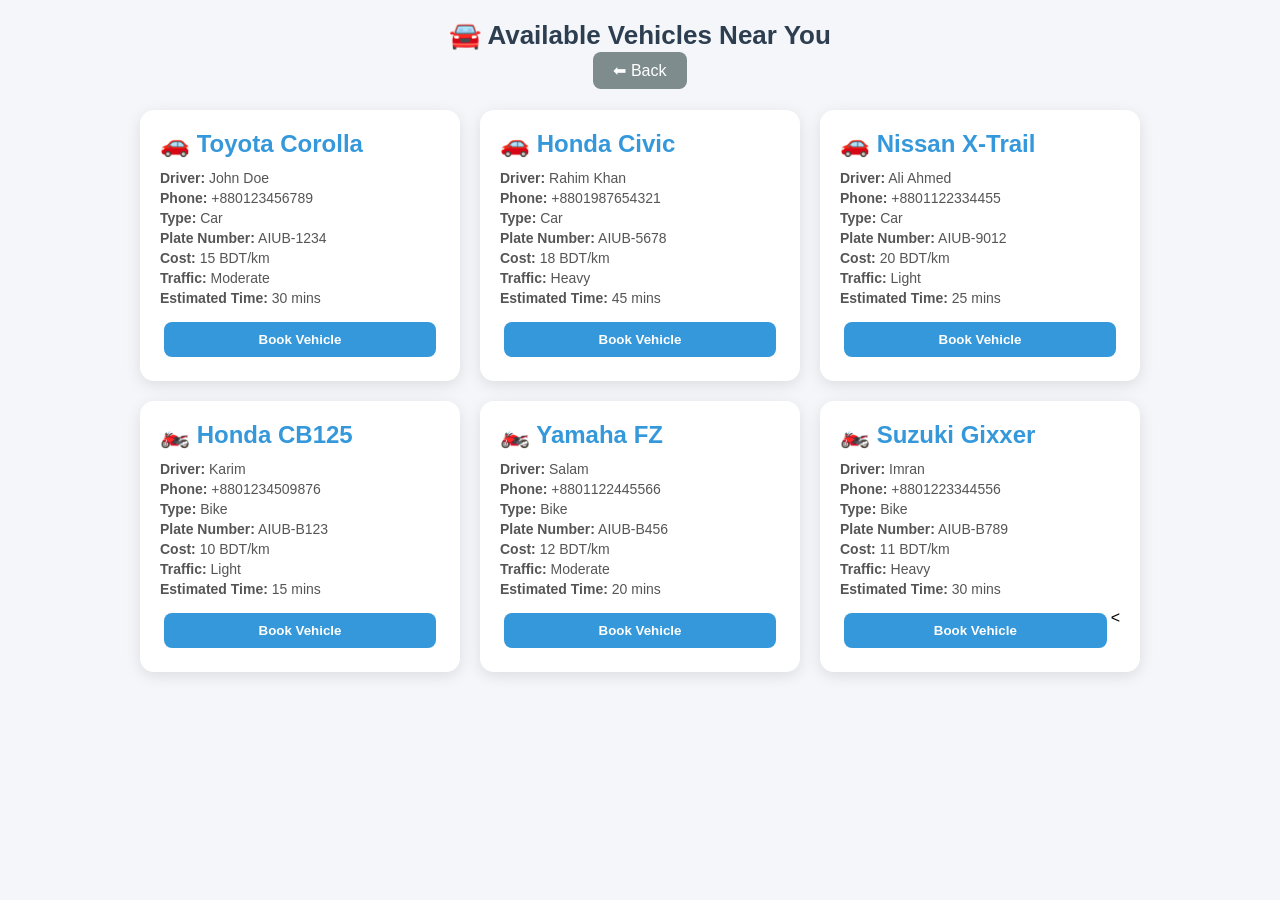
<file: car driven system/bookcar.html>
<!DOCTYPE html>
<html lang="en">
<head>
  <meta charset="UTF-8">
  <meta name="viewport" content="width=device-width, initial-scale=1.0">
  <title>Available Vehicles - AIUB Car Rental</title>
  <link rel="stylesheet" href="bookcar.css">
</head>
<body>
  <div class="page-container">
    <header>
      <h1>🚘 Available Vehicles Near You</h1>
      <a href="browsecar.html" class="back-dashboard">⬅ Back </a>
    </header>

    <section class="vehicle-list">

      <!-- Car 1 -->
      <div class="vehicle-card">
        <h2>🚗 Toyota Corolla</h2>
        <p><strong>Driver:</strong> John Doe</p>
        <p><strong>Phone:</strong> +880123456789</p>
        <p><strong>Type:</strong> Car</p>
        <p><strong>Plate Number:</strong> AIUB-1234</p>
        <p><strong>Cost:</strong> 15 BDT/km</p>
        <p><strong>Traffic:</strong> Moderate</p>
        <p><strong>Estimated Time:</strong> 30 mins</p>
        <div class="card-buttons">
          <button onclick="window.location.href='conformbooking.html'">Book Vehicle</button>
          
           
        </div>
      </div>

      <!-- Car 2 -->
      <div class="vehicle-card">
        <h2>🚗 Honda Civic</h2>
        <p><strong>Driver:</strong> Rahim Khan</p>
        <p><strong>Phone:</strong> +8801987654321</p>
        <p><strong>Type:</strong> Car</p>
        <p><strong>Plate Number:</strong> AIUB-5678</p>
        <p><strong>Cost:</strong> 18 BDT/km</p>
        <p><strong>Traffic:</strong> Heavy</p>
        <p><strong>Estimated Time:</strong> 45 mins</p>
        <div class="card-buttons">
         <button onclick="window.location.href='conformbooking.html'">Book Vehicle</button>
          
           
        </div>
      </div>

      <!-- Car 3 -->
      <div class="vehicle-card">
        <h2>🚗 Nissan X-Trail</h2>
        <p><strong>Driver:</strong> Ali Ahmed</p>
        <p><strong>Phone:</strong> +8801122334455</p>
        <p><strong>Type:</strong> Car</p>
        <p><strong>Plate Number:</strong> AIUB-9012</p>
        <p><strong>Cost:</strong> 20 BDT/km</p>
        <p><strong>Traffic:</strong> Light</p>
        <p><strong>Estimated Time:</strong> 25 mins</p>
        <div class="card-buttons">
        <button onclick="window.location.href='conformbooking.html'">Book Vehicle</button>
          
           
        </div>
      </div>

      <!-- Bike 1 -->
      <div class="vehicle-card">
        <h2>🏍️ Honda CB125</h2>
        <p><strong>Driver:</strong> Karim</p>
        <p><strong>Phone:</strong> +8801234509876</p>
        <p><strong>Type:</strong> Bike</p>
        <p><strong>Plate Number:</strong> AIUB-B123</p>
        <p><strong>Cost:</strong> 10 BDT/km</p>
        <p><strong>Traffic:</strong> Light</p>
        <p><strong>Estimated Time:</strong> 15 mins</p>
        <div class="card-buttons">
         <button onclick="window.location.href='conformbooking.html'">Book Vehicle</button>
          
           
        </div>
      </div>

      <!-- Bike 2 -->
      <div class="vehicle-card">
        <h2>🏍️ Yamaha FZ</h2>
        <p><strong>Driver:</strong> Salam</p>
        <p><strong>Phone:</strong> +8801122445566</p>
        <p><strong>Type:</strong> Bike</p>
        <p><strong>Plate Number:</strong> AIUB-B456</p>
        <p><strong>Cost:</strong> 12 BDT/km</p>
        <p><strong>Traffic:</strong> Moderate</p>
        <p><strong>Estimated Time:</strong> 20 mins</p>
        <div class="card-buttons">
          <button onclick="window.location.href='conformbooking.html'">Book Vehicle</button>
          
          
        </div>
      </div>

      <!-- Bike 3 -->
      <div class="vehicle-card">
        <h2>🏍️ Suzuki Gixxer</h2>
        <p><strong>Driver:</strong> Imran</p>
        <p><strong>Phone:</strong> +8801223344556</p>
        <p><strong>Type:</strong> Bike</p>
        <p><strong>Plate Number:</strong> AIUB-B789</p>
        <p><strong>Cost:</strong> 11 BDT/km</p>
        <p><strong>Traffic:</strong> Heavy</p>
        <p><strong>Estimated Time:</strong> 30 mins</p>
        <div class="card-buttons">
          <button onclick="window.location.href='conformbooking.html'">Book Vehicle</button>
          
          < 
        </div>
      </div>

    </section>
  </div>
</body>
</html>
</file>
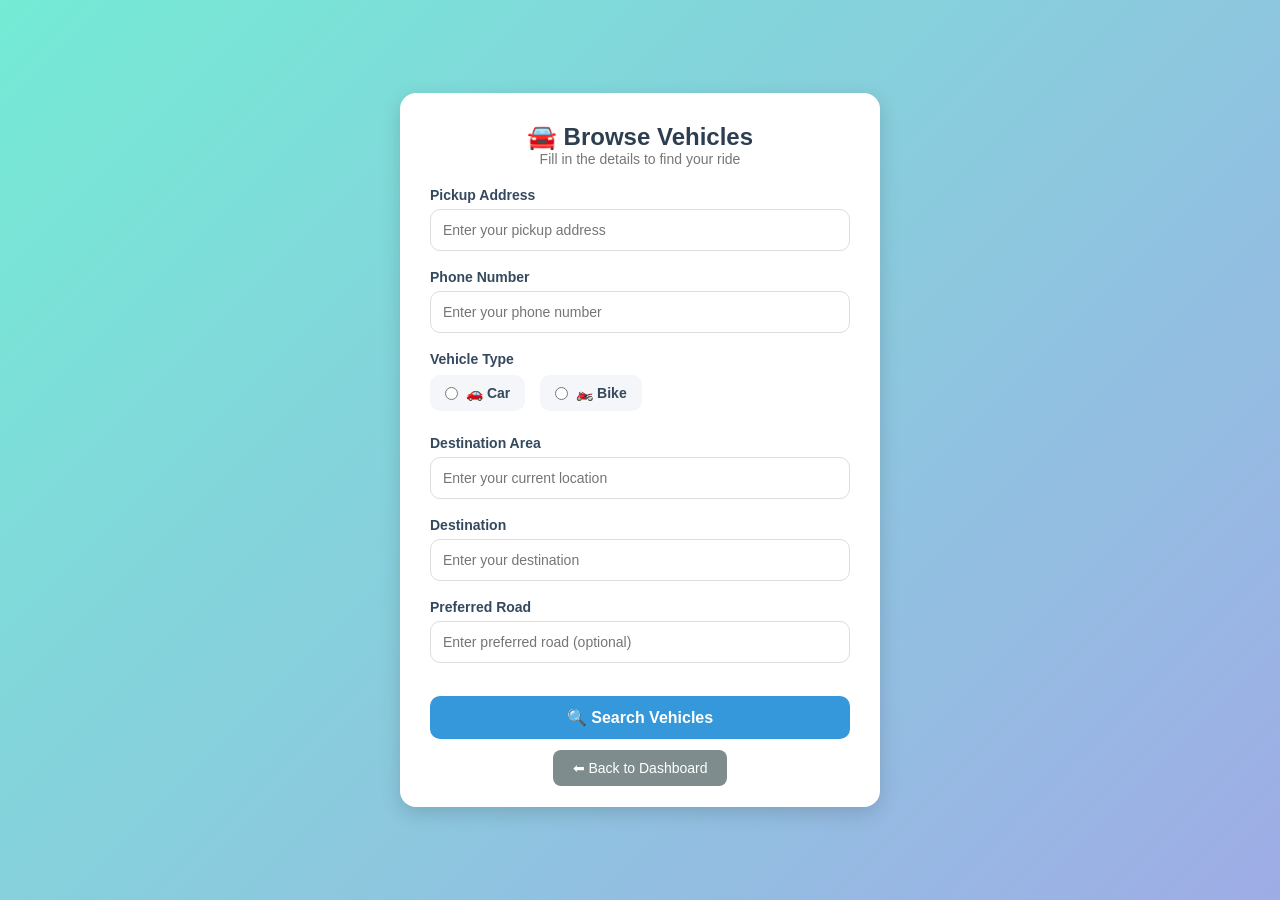
<file: car driven system/browsecar.html>
<!DOCTYPE html>
<html lang="en">
<head>
    <meta charset="UTF-8">
    <meta name="viewport" content="width=device-width, initial-scale=1.0">
    <title>Browse Cars - AIUB Car Rental</title>
    <link rel="stylesheet" href="browsecar.css">
</head>
<body>
    <div class="form-card">
        <h1>🚘 Browse Vehicles</h1>
        <p class="subtitle">Fill in the details to find your ride</p>

        <form action="bookcar.html" method="post">
            <div class="form-group">
                <label for="address">Pickup Address</label>
                <input type="text" id="address" name="address" placeholder="Enter your pickup address" required>
            </div>

            <div class="form-group">
                <label for="phone">Phone Number</label>
                <input type="text" id="phone" name="phone" placeholder="Enter your phone number" required>
            </div>

            <div class="form-group">
                <label>Vehicle Type</label>
                <div class="radio-group">
                    <label class="radio-option">
                        <input type="radio" name="vehicle" value="Car" required>
                        <span>🚗 Car</span>
                    </label>
                    <label class="radio-option">
                        <input type="radio" name="vehicle" value="Bike" required>
                        <span>🏍️ Bike</span>
                    </label>
                </div>
            </div>

            <div class="form-group">
                <label for="location">Destination Area</label>
                <input type="text" id="location" name="location" placeholder="Enter your current location" required>
            </div>

            <div class="form-group">
                <label for="destination">Destination</label>
                <input type="text" id="destination" name="destination" placeholder="Enter your destination" required>
            </div>

            <div class="form-group">
                <label for="road">Preferred Road</label>
                <input type="text" id="road" name="road" placeholder="Enter preferred road (optional)">
            </div>

            <button type="submit" class="search-btn">🔍 Search Vehicles</button>
        </form>

        <div class="back-btn">
            <a href="customerdashboard.html">⬅ Back to Dashboard</a>
        </div>
    </div>
</body>
</html>
</file>
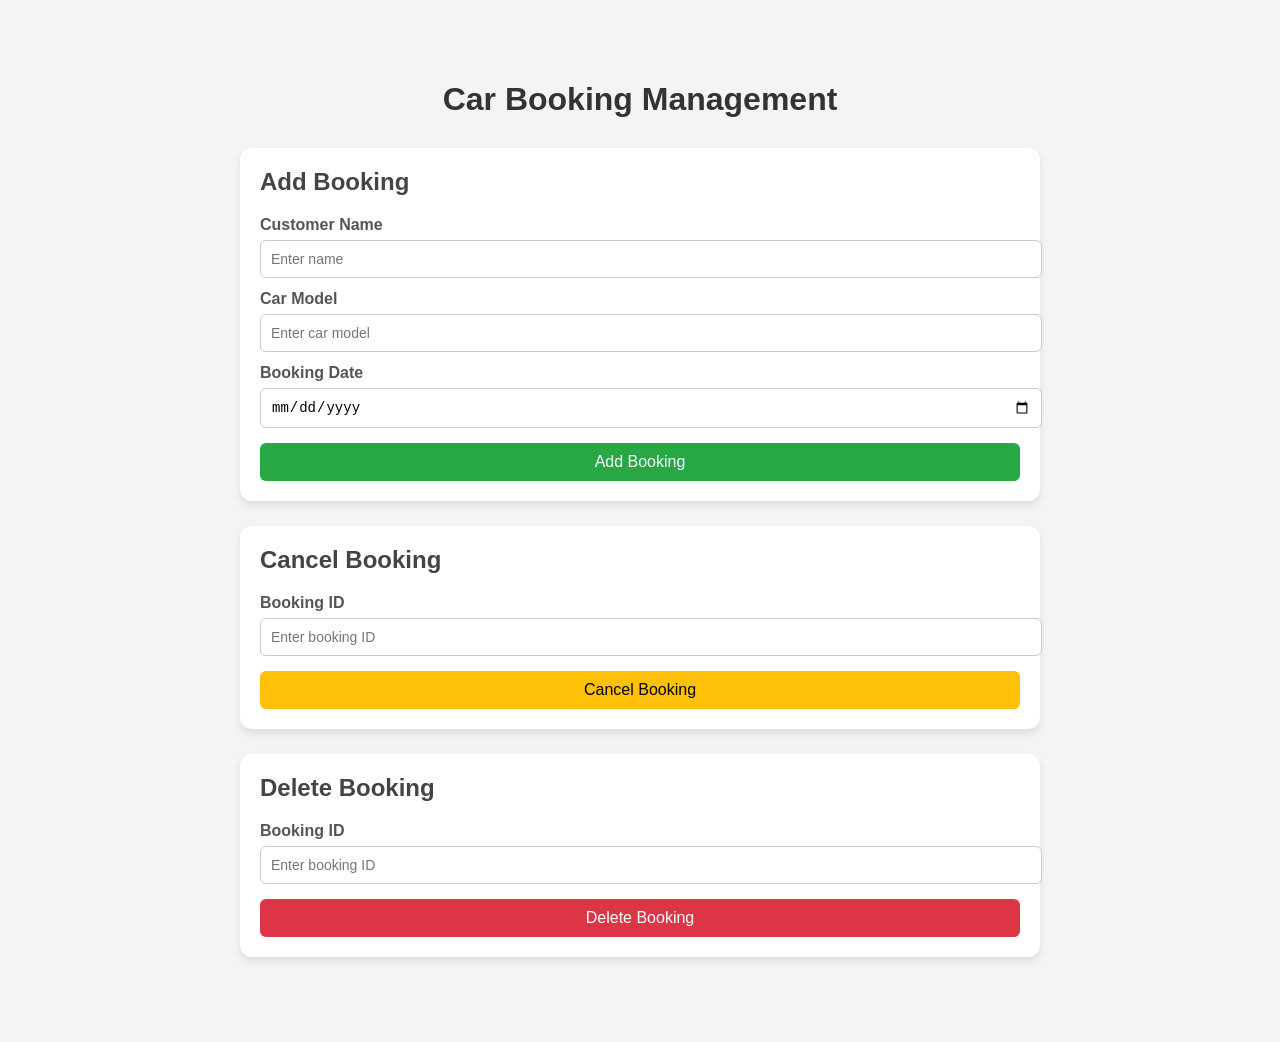
<file: car driven system/car.html>
<!DOCTYPE html>
<html lang="en">
<head>
  <meta charset="UTF-8">
  <title>Car Booking Management</title>
  <link rel="stylesheet" href="car.css">
</head>
<body>
  <div class="container">
    <h1>Car Booking Management</h1>

    <!-- Add Booking Section -->
    <div class="card">
      <h2>Add Booking</h2>
      <form>
        <label for="customerName">Customer Name</label>
        <input type="text" id="customerName" placeholder="Enter name" required>

        <label for="carModel">Car Model</label>
        <input type="text" id="carModel" placeholder="Enter car model" required>

        <label for="date">Booking Date</label>
        <input type="date" id="date" required>

        <button type="submit" class="btn add">Add Booking</button>
      </form>
    </div>

    <!-- Cancel Booking Section -->
    <div class="card">
      <h2>Cancel Booking</h2>
      <form>
        <label for="cancelId">Booking ID</label>
        <input type="text" id="cancelId" placeholder="Enter booking ID" required>

        <button type="submit" class="btn cancel">Cancel Booking</button>
      </form>
    </div>

    <!-- Delete Booking Section -->
    <div class="card">
      <h2>Delete Booking</h2>
      <form>
        <label for="deleteId">Booking ID</label>
        <input type="text" id="deleteId" placeholder="Enter booking ID" required>

        <button type="submit" class="btn delete">Delete Booking</button>
      </form>
    </div>
  </div>
</body>
</html>
</file>
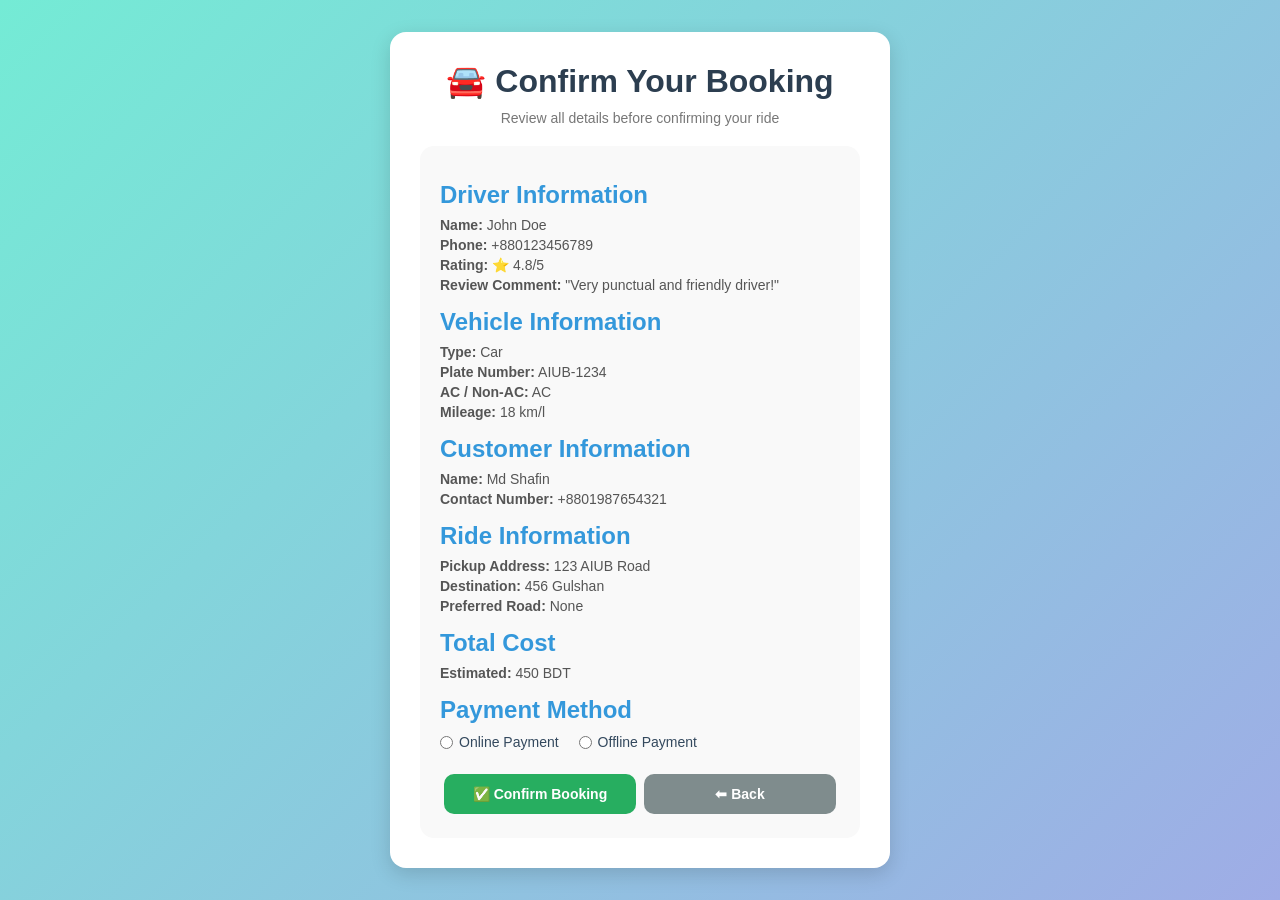
<file: car driven system/conformbooking.html>
<!DOCTYPE html>
<html lang="en">
<head>
  <meta charset="UTF-8">
  <meta name="viewport" content="width=device-width, initial-scale=1.0">
  <title>Confirm Booking - AIUB Car Rental</title>
  <link rel="stylesheet" href="conformbooking.css">
</head>
<body>
  <div class="booking-container">
    <h1>🚘 Confirm Your Booking</h1>
    <p class="subtitle">Review all details before confirming your ride</p>

    <div class="booking-card">
      
      <h2>Driver Information</h2>
      <p><strong>Name:</strong> John Doe</p>
      <p><strong>Phone:</strong> +880123456789</p>
      <p><strong>Rating:</strong> ⭐ 4.8/5</p>
      <p><strong>Review Comment:</strong> "Very punctual and friendly driver!"</p>

      <h2>Vehicle Information</h2>
      <p><strong>Type:</strong> Car</p>
      <p><strong>Plate Number:</strong> AIUB-1234</p>
      <p><strong>AC / Non-AC:</strong> AC</p>
      <p><strong>Mileage:</strong> 18 km/l</p>

      <h2>Customer Information</h2>
      <p><strong>Name:</strong> Md Shafin</p>
      <p><strong>Contact Number:</strong> +8801987654321</p>

      <h2>Ride Information</h2>
      <p><strong>Pickup Address:</strong> 123 AIUB Road</p>
      <p><strong>Destination:</strong> 456 Gulshan</p>
      <p><strong>Preferred Road:</strong> None</p>

      <h2>Total Cost</h2>
      <p><strong>Estimated:</strong> 450 BDT</p>

      <h2>Payment Method</h2>
      <div class="payment-options">
        <label>
          <input type="radio" name="payment" value="online" required>
          Online Payment
        </label>
        <label>
          <input type="radio" name="payment" value="offline" required>
          Offline Payment
        </label>
      </div>

      <div class="booking-buttons">
        <button class="confirm-btn">✅ Confirm Booking</button>
        <button class="back-btn" onclick="window.location.href='available-vehicles.html'">⬅ Back</button>
      </div>
    </div>
  </div>
</body>
</html>
</file>
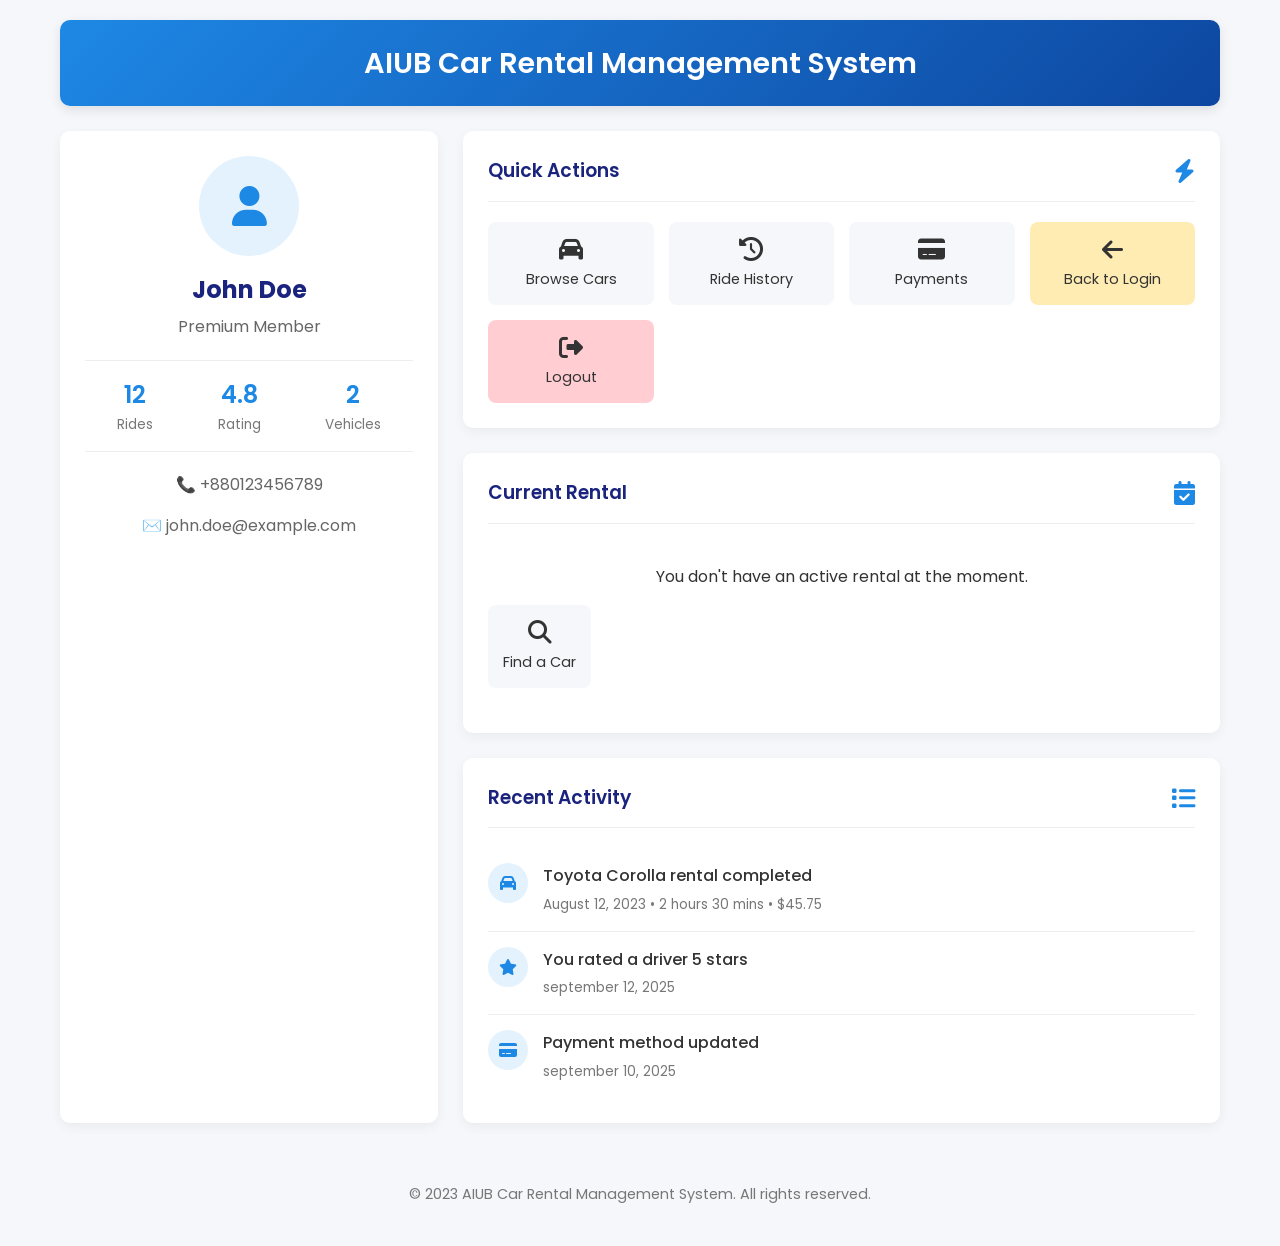
<file: car driven system/customerdashboard.html>
<!DOCTYPE html>
<html lang="en">
<head>
  <meta charset="UTF-8">
  <meta name="viewport" content="width=device-width, initial-scale=1.0">
  <title>AIUB Car Rental - Dashboard</title>
  <!-- Font Awesome -->
  <link rel="stylesheet" href="https://cdnjs.cloudflare.com/ajax/libs/font-awesome/6.4.0/css/all.min.css">
  <!-- Google Fonts -->
  <link href="https://fonts.googleapis.com/css2?family=Poppins:wght@300;400;500;600;700&display=swap" rel="stylesheet">
  <style>
    * {
      margin: 0;
      padding: 0;
      box-sizing: border-box;
      font-family: 'Poppins', sans-serif;
    }
    
    body {
      background-color: #f5f7fa;
      color: #333;
      line-height: 1.6;
    }
    
    .dashboard-container {
      max-width: 1200px;
      margin: 0 auto;
      padding: 20px;
    }
    
    header {
      background: linear-gradient(135deg, #1e88e5, #0d47a1);
      color: white;
      padding: 20px;
      border-radius: 10px;
      margin-bottom: 25px;
      box-shadow: 0 4px 12px rgba(0, 0, 0, 0.1);
      text-align: center;
    }
    
    header h1 {
      font-weight: 600;
      font-size: 1.8rem;
    }
    
    .dashboard-content {
      display: grid;
      grid-template-columns: 1fr 2fr;
      gap: 25px;
    }
    
    .profile-card {
      background: white;
      border-radius: 10px;
      padding: 25px;
      text-align: center;
      box-shadow: 0 4px 12px rgba(0, 0, 0, 0.05);
    }
    
    .profile-img {
      width: 100px;
      height: 100px;
      background: #e3f2fd;
      border-radius: 50%;
      margin: 0 auto 15px;
      display: flex;
      align-items: center;
      justify-content: center;
      font-size: 40px;
      color: #1e88e5;
    }
    
    .profile-card h2 {
      margin-bottom: 5px;
      color: #1a237e;
    }
    
    .profile-card > p {
      margin-bottom: 15px;
      color: #666;
    }
    
    .profile-stats {
      display: flex;
      justify-content: space-around;
      margin: 20px 0;
      padding: 15px 0;
      border-top: 1px solid #eee;
      border-bottom: 1px solid #eee;
    }
    
    .stat {
      text-align: center;
    }
    
    .stat-value {
      font-size: 1.5rem;
      font-weight: 600;
      color: #1e88e5;
    }
    
    .stat-label {
      font-size: 0.85rem;
      color: #777;
    }
    
    .dashboard-main {
      display: flex;
      flex-direction: column;
      gap: 25px;
    }
    
    .dashboard-card {
      background: white;
      border-radius: 10px;
      padding: 25px;
      box-shadow: 0 4px 12px rgba(0, 0, 0, 0.05);
    }
    
    .card-header {
      display: flex;
      justify-content: space-between;
      align-items: center;
      margin-bottom: 20px;
      padding-bottom: 15px;
      border-bottom: 1px solid #eee;
    }
    
    .card-header h3 {
      color: #1a237e;
      font-weight: 600;
    }
    
    .card-header i {
      font-size: 1.5rem;
      color: #1e88e5;
    }
    
    .dashboard-buttons {
      display: grid;
      grid-template-columns: repeat(auto-fill, minmax(150px, 1fr));
      gap: 15px;
    }
    
    .dashboard-btn {
      display: flex;
      flex-direction: column;
      align-items: center;
      justify-content: center;
      padding: 15px;
      background: #f5f7fa;
      border: none;
      border-radius: 8px;
      cursor: pointer;
      transition: all 0.3s ease;
      color: #333;
      text-decoration: none;
    }
    
    .dashboard-btn:hover {
      background: #1e88e5;
      color: white;
      transform: translateY(-3px);
      box-shadow: 0 4px 8px rgba(0, 0, 0, 0.1);
    }
    
    .dashboard-btn i {
      font-size: 1.5rem;
      margin-bottom: 8px;
    }
    
    .dashboard-btn span {
      font-size: 0.9rem;
    }
    
    .back {
      background: #ffecb3;
    }
    
    .logout {
      background: #ffcdd2;
    }
    
    .current-rental {
      text-align: center;
      padding: 20px 0;
    }
    
    .activity-list {
      list-style: none;
    }
    
    .activity-item {
      display: flex;
      align-items: flex-start;
      padding: 15px 0;
      border-bottom: 1px solid #eee;
    }
    
    .activity-item:last-child {
      border-bottom: none;
    }
    
    .activity-icon {
      width: 40px;
      height: 40px;
      background: #e3f2fd;
      border-radius: 50%;
      display: flex;
      align-items: center;
      justify-content: center;
      margin-right: 15px;
      color: #1e88e5;
    }
    
    .activity-title {
      font-weight: 500;
      margin-bottom: 5px;
    }
    
    .activity-time {
      font-size: 0.85rem;
      color: #777;
    }
    
    footer {
      text-align: center;
      margin-top: 40px;
      padding: 20px;
      color: #777;
      font-size: 0.9rem;
    }
    
    /* Responsive Design */
    @media (max-width: 900px) {
      .dashboard-content {
        grid-template-columns: 1fr;
      }
      
      .dashboard-buttons {
        grid-template-columns: repeat(auto-fill, minmax(120px, 1fr));
      }
    }
    
    @media (max-width: 600px) {
      .profile-stats {
        flex-direction: column;
        gap: 15px;
      }
      
      .dashboard-buttons {
        grid-template-columns: 1fr 1fr;
      }
      
      header h1 {
        font-size: 1.5rem;
      }
    }
  </style>
</head>
<body>
  <div class="dashboard-container">
    <header>
      <h1>AIUB Car Rental Management System</h1>
    </header>

    <div class="dashboard-content">
      <div class="profile-card">
        <div class="profile-img">
          <i class="fas fa-user"></i>
        </div>
        <h2 id="customerName">John Doe</h2>
        <p>Premium Member</p>
        
        <div class="profile-stats">
          <div class="stat">
            <div class="stat-value">12</div>
            <div class="stat-label">Rides</div>
          </div>
          <div class="stat">
            <div class="stat-value">4.8</div>
            <div class="stat-label">Rating</div>
          </div>
          <div class="stat">
            <div class="stat-value">2</div>
            <div class="stat-label">Vehicles</div>
          </div>
        </div>
        
        <p>📞 <span id="customerPhone">+880123456789</span></p>
        <p>✉️ john.doe@example.com</p>
      </div>
      
      <div class="dashboard-main">
        <div class="dashboard-card">
          <div class="card-header">
            <h3>Quick Actions</h3>
            <i class="fas fa-bolt"></i>
          </div>
          <div class="dashboard-buttons">
            <button class="dashboard-btn" onclick="window.location.href='browsecar.html'">
              <i class="fas fa-car"></i>
              <span>Browse Cars</span>
            </button>
            
            <button class="dashboard-btn" onclick="window.location.href='invoice.html'">
              <i class="fas fa-history"></i>
              <span>Ride History</span>
            </button>
            
            <button class="dashboard-btn" onclick="window.location.href='invoice.html'">
              <i class="fas fa-credit-card"></i>
              <span>Payments</span>
            </button>
            
            <button class="dashboard-btn back" onclick="window.location.href='loginpage.html'">
              <i class="fas fa-arrow-left"></i>
              <span>Back to Login</span>
            </button>
            
            <button class="dashboard-btn logout" onclick="window.location.href='dashboard.html'">
              <i class="fas fa-sign-out-alt"></i>
              <span>Logout</span>
            </button>
          </div>
        </div>
        
        <div class="dashboard-card">
          <div class="card-header">
            <h3>Current Rental</h3>
            <i class="fas fa-calendar-check"></i>
          </div>
          <div class="current-rental">
            <p>You don't have an active rental at the moment.</p>
            <button class="dashboard-btn" style="margin-top: 15px;" onclick="window.location.href='browsecar.html'">
              <i class="fas fa-search"></i>
              <span>Find a Car</span>
            </button>
          </div>
        </div>
        
        <div class="dashboard-card recent-activity">
          <div class="card-header">
            <h3>Recent Activity</h3>
            <i class="fas fa-list"></i>
          </div>
          <ul class="activity-list">
            <li class="activity-item">
              <div class="activity-icon">
                <i class="fas fa-car"></i>
              </div>
              <div class="activity-content">
                <div class="activity-title">Toyota Corolla rental completed</div>
                <div class="activity-time">August 12, 2023 • 2 hours 30 mins • $45.75</div>
              </div>
            </li>
            <li class="activity-item">
              <div class="activity-icon">
                <i class="fas fa-star"></i>
              </div>
              <div class="activity-content">
                <div class="activity-title">You rated a driver 5 stars</div>
                <div class="activity-time">september 12, 2025</div>
              </div>
            </li>
            <li class="activity-item">
              <div class="activity-icon">
                <i class="fas fa-credit-card"></i>
              </div>
              <div class="activity-content">
                <div class="activity-title">Payment method updated</div>
                <div class="activity-time">september 10, 2025</div>
              </div>
            </li>
          </ul>
        </div>
      </div>
    </div>
    
    <footer>
      <p>&copy; 2023 AIUB Car Rental Management System. All rights reserved.</p>
    </footer>
  </div>

  <script>
    // Function to handle logout
    function logout() {
      if (confirm("Are you sure you want to logout?")) {
        // In a real application, you would clear session/token here
        window.location.href = "login.html";
      }
    }
    
    // Function to load user data (simulated)
    function loadUserData() {
      // In a real application, this would come from an API or session
      const userData = {
        name: "John Doe",
        phone: "+880123456789",
        email: "john.doe@example.com",
        membership: "Premium Member",
        rides: 12,
        rating: 4.8,
        vehicles: 2
      };
      
      // Update the DOM with user data
      document.getElementById('customerName').textContent = userData.name;
      document.getElementById('customerPhone').textContent = userData.phone;
    }
    
    // Load user data when page loads
    document.addEventListener('DOMContentLoaded', function() {
      loadUserData();
    });
  </script>
</body>
</html>
</file>
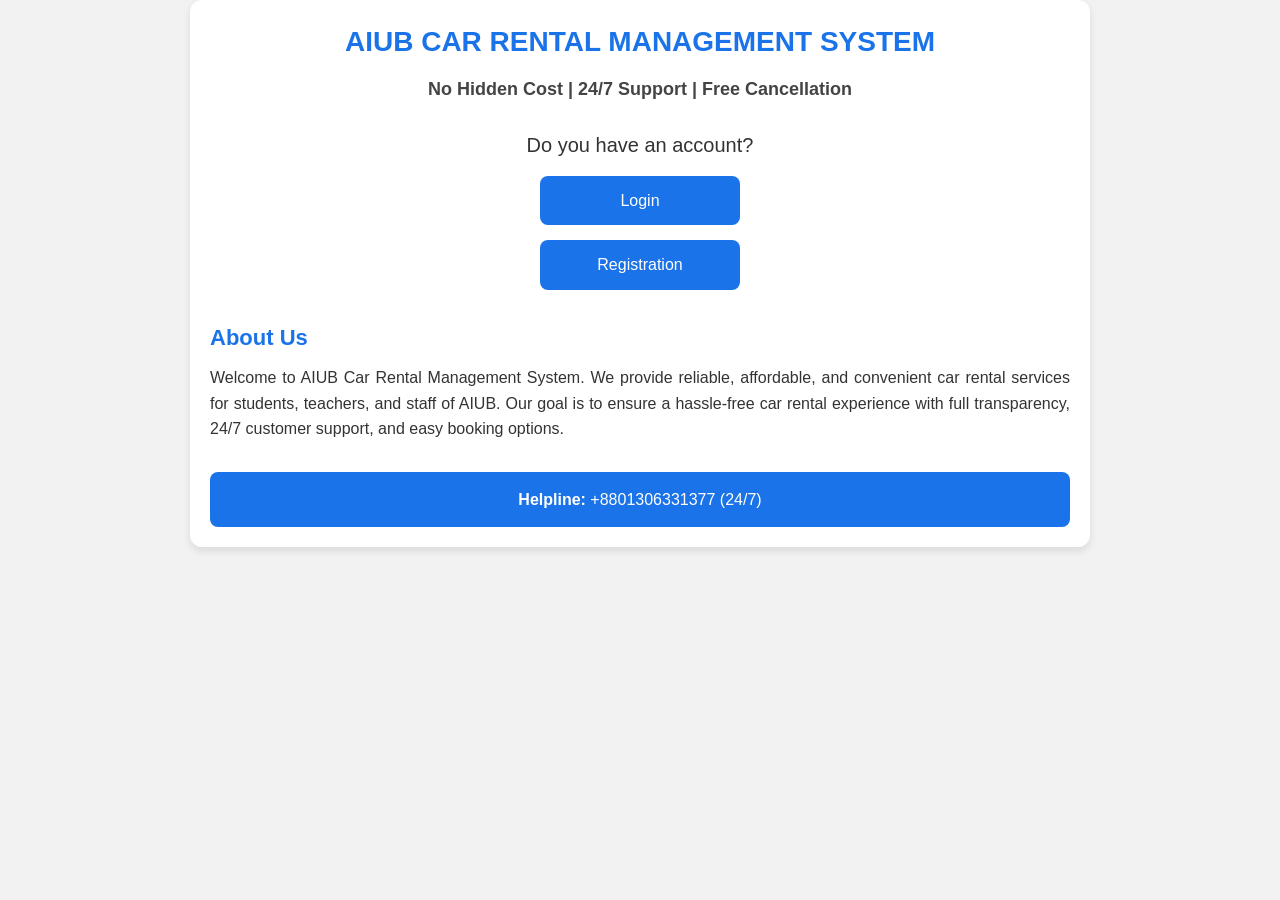
<file: car driven system/dashboard.html>
<!DOCTYPE html>
<html lang="en">
<head>
   

  <meta charset="UTF-8">
  <meta name="viewport" content="width=device-width, initial-scale=1.0">
  <title>AIUB Car Rental Management System</title>
  <link rel="stylesheet" href="dashboard.css">
</head>
<body>
  <div class="container">
    <header>
      <h1>AIUB CAR RENTAL MANAGEMENT SYSTEM</h1>
      <h2>No Hidden Cost | 24/7 Support | Free Cancellation</h2>
    </header>

    <section class="account-section">
      <p class="question">Do you have an account?</p>
      <div class="buttons">
  <a href="loginpage.html" class="btn">Login</a>
  <a href="registration.html" class="btn">Registration</a>
</div>

    </section>

    <section class="about">
      <h3>About Us</h3>
      <p>
        Welcome to AIUB Car Rental Management System. We provide reliable, affordable, 
        and convenient car rental services for students, teachers, and staff of AIUB. 
        Our goal is to ensure a hassle-free car rental experience with full transparency, 
        24/7 customer support, and easy booking options.
      </p>
    </section>

    <footer>
      <p><strong>Helpline:</strong> +8801306331377    (24/7)</p>
    </footer>
  </div>
</body>
</html>
</file>
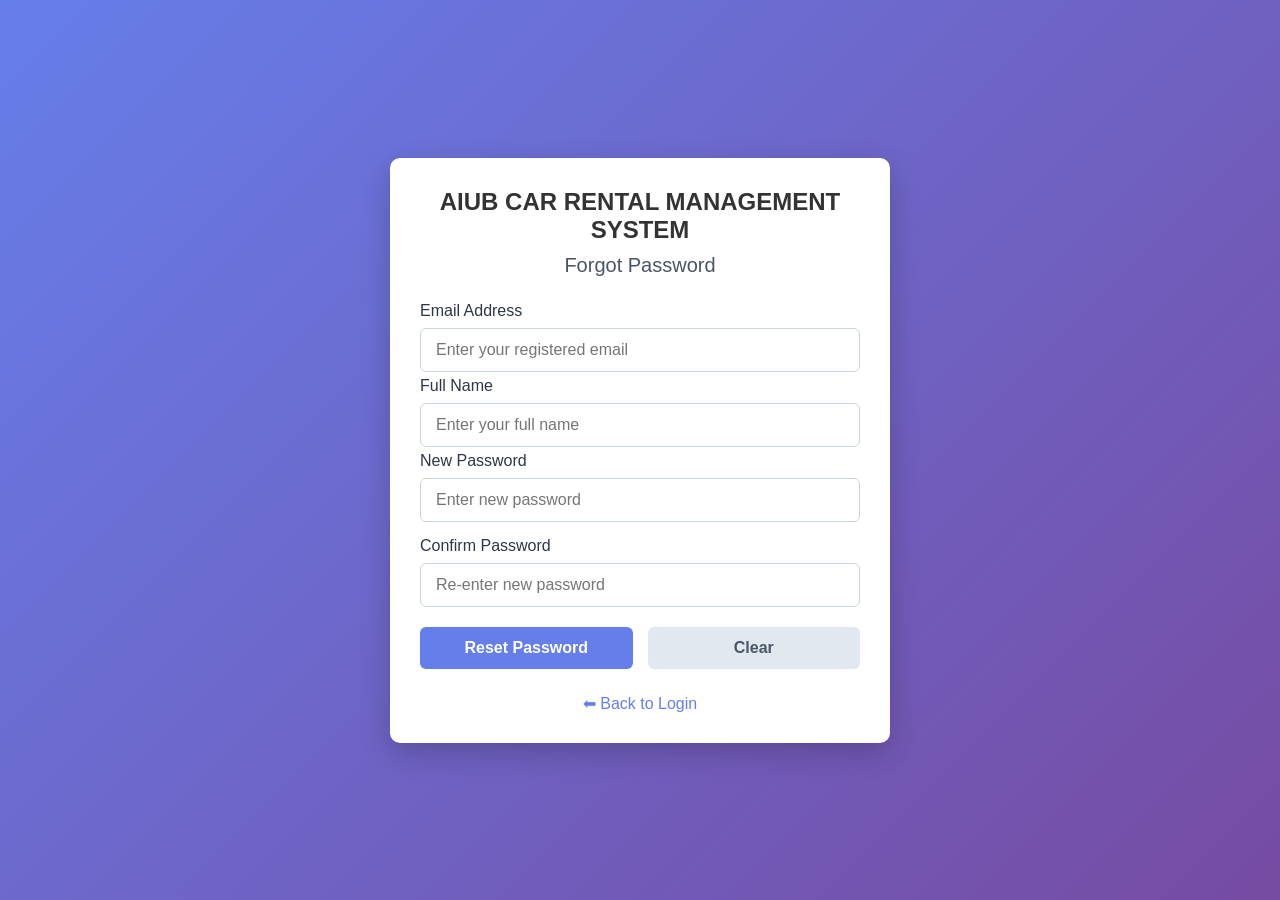
<file: car driven system/forgotpassword.html>
<!DOCTYPE html>
<html lang="en">
<head>
  <meta charset="UTF-8">
  <meta name="viewport" content="width=device-width, initial-scale=1.0">
  <title>Forgot Password - AIUB Car Rental Management System</title>
  <style>
    * {
      margin: 0;
      padding: 0;
      box-sizing: border-box;
      font-family: 'Segoe UI', Tahoma, Geneva, Verdana, sans-serif;
    }

    body {
      background: linear-gradient(135deg, #667eea 0%, #764ba2 100%);
      min-height: 100vh;
      display: flex;
      justify-content: center;
      align-items: center;
      padding: 20px;
    }

    .container {
      background-color: white;
      border-radius: 10px;
      box-shadow: 0 10px 30px rgba(0, 0, 0, 0.2);
      width: 100%;
      max-width: 500px;
      padding: 30px;
    }

    h1 {
      color: #333;
      text-align: center;
      margin-bottom: 10px;
      font-size: 24px;
    }

    h2 {
      color: #4a5568;
      text-align: center;
      margin-bottom: 25px;
      font-size: 20px;
      font-weight: 500;
    }

    form {
      display: flex;
      flex-direction: column;
    }

    label {
      margin-bottom: 8px;
      font-weight: 500;
      color: #2d3748;
    }

    input[type="text"],
    input[type="email"],
    input[type="password"] {
      padding: 12px 15px;
      margin-bottom: 5px;
      border: 1px solid #cbd5e0;
      border-radius: 6px;
      font-size: 16px;
      transition: border-color 0.3s;
    }

    input:focus {
      outline: none;
      border-color: #667eea;
      box-shadow: 0 0 0 3px rgba(102, 126, 234, 0.2);
    }

    .form-buttons {
      display: flex;
      gap: 15px;
      margin-top: 15px;
    }

    button {
      flex: 1;
      padding: 12px;
      border: none;
      border-radius: 6px;
      font-size: 16px;
      font-weight: 600;
      cursor: pointer;
      transition: all 0.3s;
    }

    button[type="submit"] {
      background-color: #667eea;
      color: white;
    }

    button[type="submit"]:hover {
      background-color: #5a67d8;
    }

    button[type="reset"] {
      background-color: #e2e8f0;
      color: #4a5568;
    }

    button[type="reset"]:hover {
      background-color: #cbd5e0;
    }

    .back-btn {
      text-align: center;
      margin-top: 25px;
    }

    .back-btn a {
      color: #667eea;
      text-decoration: none;
      font-weight: 500;
      display: inline-flex;
      align-items: center;
      gap: 5px;
    }

    .back-btn a:hover {
      text-decoration: underline;
    }

    .error {
      color: #e53e3e;
      font-size: 14px;
      margin-top: -5px;
      margin-bottom: 15px;
      display: none;
    }

    .success {
      border-color: #38a169 !important;
    }

    .requirements {
      font-size: 14px;
      color: #718096;
      margin-top: -5px;
      margin-bottom: 15px;
    }
  </style>
</head>
<body>
  <div class="container">
    <h1>AIUB CAR RENTAL MANAGEMENT SYSTEM</h1>
    <h2>Forgot Password</h2>
    
    <form id="resetForm" action="#" method="post">
      <label for="email">Email Address</label>
      <input type="email" id="email" name="email" placeholder="Enter your registered email" required>
      <div id="emailError" class="error">Please enter a valid email address with @ symbol</div>

      <label for="name">Full Name</label>
      <input type="text" id="name" name="name" placeholder="Enter your full name" required>
      <div id="nameError" class="error">Name must contain only alphabetic characters and spaces</div>

      <label for="new-password">New Password</label>
      <input type="password" id="new-password" name="new-password" placeholder="Enter new password" required>
      <div id="passwordError" class="error">Password must be at least 8 characters with uppercase, lowercase, and number</div>
      <div class="requirements"></div>

      <label for="confirm-password">Confirm Password</label>
      <input type="password" id="confirm-password" name="confirm-password" placeholder="Re-enter new password" required>
      <div id="confirmPasswordError" class="error">Passwords do not match</div>

      <div class="form-buttons">
        <button type="submit">Reset Password</button>
        <button type="reset">Clear</button>
      </div>
    </form>

    <!-- Back Button -->
    <div class="back-btn">
      <a href="loginpage.html">⬅ Back to Login</a>
    </div>
  </div>

  <script>
    document.addEventListener('DOMContentLoaded', function() {
      const form = document.getElementById('resetForm');
      
      // Get input fields
      const emailInput = document.getElementById('email');
      const nameInput = document.getElementById('name');
      const passwordInput = document.getElementById('new-password');
      const confirmPasswordInput = document.getElementById('confirm-password');
      
      // Get error elements
      const emailError = document.getElementById('emailError');
      const nameError = document.getElementById('nameError');
      const passwordError = document.getElementById('passwordError');
      const confirmPasswordError = document.getElementById('confirmPasswordError');
      
      // Validation functions
      function validateEmail() {
        const emailValue = emailInput.value.trim();
        
        // Check if email contains @ symbol
        if (!emailValue.includes('@')) {
          emailError.style.display = 'block';
          emailInput.classList.remove('success');
          return false;
        } else {
          emailError.style.display = 'none';
          emailInput.classList.add('success');
          return true;
        }
      }
      
      function validateName() {
        const nameValue = nameInput.value.trim();
        const namePattern = /^[A-Za-z\s]+$/;
        
        if (!namePattern.test(nameValue)) {
          nameError.style.display = 'block';
          nameInput.classList.remove('success');
          return false;
        } else {
          nameError.style.display = 'none';
          nameInput.classList.add('success');
          return true;
        }
      }
      
      function validatePassword() {
        const passwordValue = passwordInput.value;
        // At least 8 characters, one uppercase, one lowercase, one number
        const passwordPattern = /^(?=.*[a-z])(?=.*[A-Z])(?=.*\d).{8,}$/;
        
        if (!passwordPattern.test(passwordValue)) {
          passwordError.style.display = 'block';
          passwordInput.classList.remove('success');
          return false;
        } else {
          passwordError.style.display = 'none';
          passwordInput.classList.add('success');
          return true;
        }
      }
      
      function validateConfirmPassword() {
        const passwordValue = passwordInput.value;
        const confirmPasswordValue = confirmPasswordInput.value;
        
        if (passwordValue !== confirmPasswordValue) {
          confirmPasswordError.style.display = 'block';
          confirmPasswordInput.classList.remove('success');
          return false;
        } else {
          confirmPasswordError.style.display = 'none';
          confirmPasswordInput.classList.add('success');
          return true;
        }
      }
      
      // Add event listeners for real-time validation
      emailInput.addEventListener('input', validateEmail);
      emailInput.addEventListener('blur', validateEmail);
      
      nameInput.addEventListener('input', validateName);
      nameInput.addEventListener('blur', validateName);
      
      passwordInput.addEventListener('input', validatePassword);
      passwordInput.addEventListener('blur', validatePassword);
      
      confirmPasswordInput.addEventListener('input', validateConfirmPassword);
      confirmPasswordInput.addEventListener('blur', validateConfirmPassword);
      
      // Form submission handler
      form.addEventListener('submit', function(event) {
        event.preventDefault();
        
        // Validate all fields
        const isEmailValid = validateEmail();
        const isNameValid = validateName();
        const isPasswordValid = validatePassword();
        const isConfirmPasswordValid = validateConfirmPassword();
        
        // If all valid, submit the form
        if (isEmailValid && isNameValid && isPasswordValid && isConfirmPasswordValid) {
          alert('Password reset successful!');
          form.submit();
        } else {
          // Scroll to the first error
          const firstError = document.querySelector('.error[style="display: block"]');
          if (firstError) {
            firstError.scrollIntoView({ behavior: 'smooth', block: 'center' });
          }
        }
      });
      
      // Reset form handler
      form.addEventListener('reset', function() {
        // Hide all error messages
        const errorElements = document.querySelectorAll('.error');
        errorElements.forEach(error => {
          error.style.display = 'none';
        });
        
        // Remove success classes
        const inputs = document.querySelectorAll('input');
        inputs.forEach(input => {
          input.classList.remove('success');
        });
      });
    });
  </script>
</body>
</html>
</file>
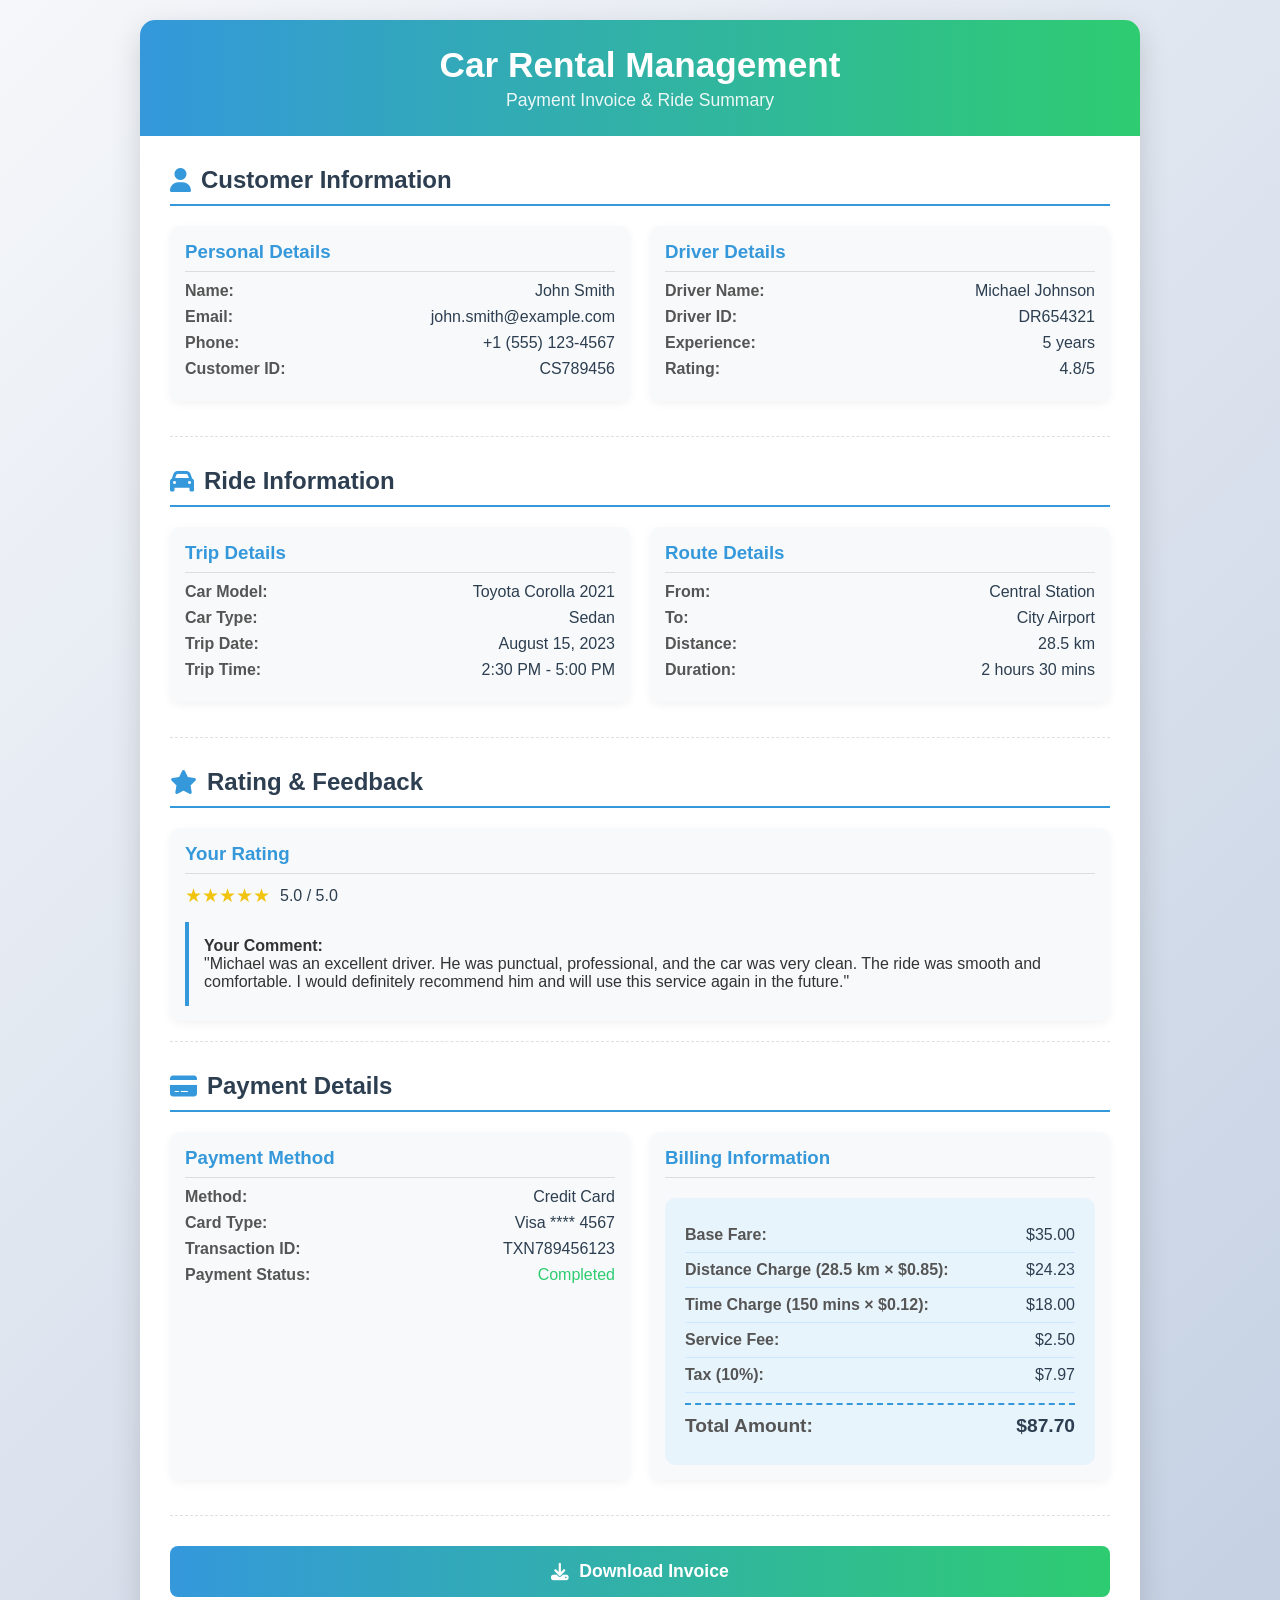
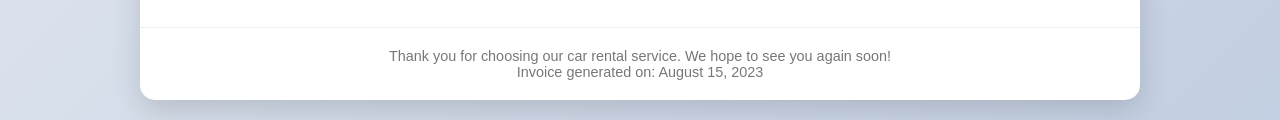
<file: car driven system/invoice.html>
<!DOCTYPE html>
<html lang="en">
<head>
    <meta charset="UTF-8">
    <meta name="viewport" content="width=device-width, initial-scale=1.0">
    <title>Car Rental Invoice</title>
    <link rel="stylesheet" href="https://cdnjs.cloudflare.com/ajax/libs/font-awesome/6.4.0/css/all.min.css">
    <style>
        * {
            margin: 0;
            padding: 0;
            box-sizing: border-box;
            font-family: 'Segoe UI', Tahoma, Geneva, Verdana, sans-serif;
        }
        
        body {
            background: linear-gradient(135deg, #f5f7fa 0%, #c3cfe2 100%);
            color: #333;
            min-height: 100vh;
            padding: 20px;
            display: flex;
            justify-content: center;
            align-items: center;
        }
        
        .container {
            max-width: 1000px;
            width: 100%;
            background: white;
            border-radius: 15px;
            box-shadow: 0 10px 30px rgba(0, 0, 0, 0.15);
            overflow: hidden;
        }
        
        .header {
            background: linear-gradient(90deg, #3498db, #2ecc71);
            color: white;
            padding: 25px 30px;
            text-align: center;
        }
        
        .header h1 {
            font-size: 2.2rem;
            margin-bottom: 5px;
        }
        
        .header p {
            font-size: 1.1rem;
            opacity: 0.9;
        }
        
        .invoice-content {
            padding: 30px;
        }
        
        .section {
            margin-bottom: 30px;
            padding-bottom: 20px;
            border-bottom: 1px dashed #e0e0e0;
        }
        
        .section-title {
            color: #2c3e50;
            margin-bottom: 20px;
            padding-bottom: 10px;
            border-bottom: 2px solid #3498db;
            display: flex;
            align-items: center;
        }
        
        .section-title i {
            margin-right: 10px;
            color: #3498db;
        }
        
        .flex-container {
            display: flex;
            flex-wrap: wrap;
            gap: 20px;
            margin-bottom: 15px;
        }
        
        .info-card {
            flex: 1;
            min-width: 250px;
            background: #f8f9fa;
            border-radius: 10px;
            padding: 15px;
            box-shadow: 0 3px 10px rgba(0, 0, 0, 0.05);
        }
        
        .info-card h3 {
            color: #3498db;
            margin-bottom: 10px;
            padding-bottom: 8px;
            border-bottom: 1px solid #ddd;
        }
        
        .info-row {
            display: flex;
            justify-content: space-between;
            margin-bottom: 8px;
        }
        
        .info-label {
            font-weight: 600;
            color: #555;
        }
        
        .info-value {
            color: #2c3e50;
        }
        
        .rating {
            display: flex;
            align-items: center;
            margin: 10px 0;
        }
        
        .stars {
            color: #f1c40f;
            font-size: 1.2rem;
            margin-right: 10px;
        }
        
        .comment-box {
            background: #f8f9fa;
            border-left: 4px solid #3498db;
            padding: 15px;
            border-radius: 0 8px 8px 0;
            margin-top: 15px;
        }
        
        .payment-details {
            background: #e8f4fc;
            border-radius: 10px;
            padding: 20px;
            margin-top: 20px;
        }
        
        .payment-row {
            display: flex;
            justify-content: space-between;
            padding: 8px 0;
            border-bottom: 1px solid #d0e8ff;
        }
        
        .payment-row:last-child {
            border-bottom: none;
        }
        
        .total {
            font-size: 1.2rem;
            font-weight: 700;
            color: #2c3e50;
            margin-top: 10px;
            padding-top: 10px;
            border-top: 2px dashed #3498db;
        }
        
        .download-btn {
            display: block;
            width: 100%;
            background: linear-gradient(90deg, #3498db, #2ecc71);
            color: white;
            border: none;
            padding: 15px;
            border-radius: 8px;
            font-size: 1.1rem;
            font-weight: 600;
            cursor: pointer;
            transition: all 0.3s;
            margin-top: 30px;
            display: flex;
            justify-content: center;
            align-items: center;
        }
        
        .download-btn i {
            margin-right: 10px;
        }
        
        .download-btn:hover {
            transform: translateY(-2px);
            box-shadow: 0 5px 15px rgba(0, 0, 0, 0.1);
        }
        
        .footer {
            text-align: center;
            padding: 20px;
            color: #777;
            font-size: 0.9rem;
            border-top: 1px solid #eee;
        }
        
        @media (max-width: 768px) {
            .flex-container {
                flex-direction: column;
            }
            
            .info-card {
                width: 100%;
            }
            
            .header h1 {
                font-size: 1.8rem;
            }
        }
        
        /* Print styles for download */
        @media print {
            body {
                background: white;
                padding: 0;
            }
            
            .container {
                box-shadow: none;
                border-radius: 0;
            }
            
            .download-btn {
                display: none;
            }
        }
    </style>
</head>
<body>
    <div class="container">
        <div class="header">
            <h1>Car Rental Management</h1>
            <p>Payment Invoice & Ride Summary</p>
        </div>
        
        <div class="invoice-content">
            <div class="section">
                <h2 class="section-title"><i class="fas fa-user"></i> Customer Information</h2>
                <div class="flex-container">
                    <div class="info-card">
                        <h3>Personal Details</h3>
                        <div class="info-row">
                            <span class="info-label">Name:</span>
                            <span class="info-value">John Smith</span>
                        </div>
                        <div class="info-row">
                            <span class="info-label">Email:</span>
                            <span class="info-value">john.smith@example.com</span>
                        </div>
                        <div class="info-row">
                            <span class="info-label">Phone:</span>
                            <span class="info-value">+1 (555) 123-4567</span>
                        </div>
                        <div class="info-row">
                            <span class="info-label">Customer ID:</span>
                            <span class="info-value">CS789456</span>
                        </div>
                    </div>
                    
                    <div class="info-card">
                        <h3>Driver Details</h3>
                        <div class="info-row">
                            <span class="info-label">Driver Name:</span>
                            <span class="info-value">Michael Johnson</span>
                        </div>
                        <div class="info-row">
                            <span class="info-label">Driver ID:</span>
                            <span class="info-value">DR654321</span>
                        </div>
                        <div class="info-row">
                            <span class="info-label">Experience:</span>
                            <span class="info-value">5 years</span>
                        </div>
                        <div class="info-row">
                            <span class="info-label">Rating:</span>
                            <span class="info-value">4.8/5</span>
                        </div>
                    </div>
                </div>
            </div>
            
            <div class="section">
                <h2 class="section-title"><i class="fas fa-car"></i> Ride Information</h2>
                <div class="flex-container">
                    <div class="info-card">
                        <h3>Trip Details</h3>
                        <div class="info-row">
                            <span class="info-label">Car Model:</span>
                            <span class="info-value">Toyota Corolla 2021</span>
                        </div>
                        <div class="info-row">
                            <span class="info-label">Car Type:</span>
                            <span class="info-value">Sedan</span>
                        </div>
                        <div class="info-row">
                            <span class="info-label">Trip Date:</span>
                            <span class="info-value">August 15, 2023</span>
                        </div>
                        <div class="info-row">
                            <span class="info-label">Trip Time:</span>
                            <span class="info-value">2:30 PM - 5:00 PM</span>
                        </div>
                    </div>
                    
                    <div class="info-card">
                        <h3>Route Details</h3>
                        <div class="info-row">
                            <span class="info-label">From:</span>
                            <span class="info-value">Central Station</span>
                        </div>
                        <div class="info-row">
                            <span class="info-label">To:</span>
                            <span class="info-value">City Airport</span>
                        </div>
                        <div class="info-row">
                            <span class="info-label">Distance:</span>
                            <span class="info-value">28.5 km</span>
                        </div>
                        <div class="info-row">
                            <span class="info-label">Duration:</span>
                            <span class="info-value">2 hours 30 mins</span>
                        </div>
                    </div>
                </div>
            </div>
            
            <div class="section">
                <h2 class="section-title"><i class="fas fa-star"></i> Rating & Feedback</h2>
                <div class="info-card">
                    <h3>Your Rating</h3>
                    <div class="rating">
                        <span class="stars">★★★★★</span>
                        <span class="info-value">5.0 / 5.0</span>
                    </div>
                    <div class="comment-box">
                        <p><strong>Your Comment:</strong></p>
                        <p>"Michael was an excellent driver. He was punctual, professional, and the car was very clean. The ride was smooth and comfortable. I would definitely recommend him and will use this service again in the future."</p>
                    </div>
                </div>
            </div>
            
            <div class="section">
                <h2 class="section-title"><i class="fas fa-credit-card"></i> Payment Details</h2>
                <div class="flex-container">
                    <div class="info-card">
                        <h3>Payment Method</h3>
                        <div class="info-row">
                            <span class="info-label">Method:</span>
                            <span class="info-value">Credit Card</span>
                        </div>
                        <div class="info-row">
                            <span class="info-label">Card Type:</span>
                            <span class="info-value">Visa **** 4567</span>
                        </div>
                        <div class="info-row">
                            <span class="info-label">Transaction ID:</span>
                            <span class="info-value">TXN789456123</span>
                        </div>
                        <div class="info-row">
                            <span class="info-label">Payment Status:</span>
                            <span class="info-value" style="color: #2ecc71;">Completed</span>
                        </div>
                    </div>
                    
                    <div class="info-card">
                        <h3>Billing Information</h3>
                        <div class="payment-details">
                            <div class="payment-row">
                                <span class="info-label">Base Fare:</span>
                                <span class="info-value">$35.00</span>
                            </div>
                            <div class="payment-row">
                                <span class="info-label">Distance Charge (28.5 km × $0.85):</span>
                                <span class="info-value">$24.23</span>
                            </div>
                            <div class="payment-row">
                                <span class="info-label">Time Charge (150 mins × $0.12):</span>
                                <span class="info-value">$18.00</span>
                            </div>
                            <div class="payment-row">
                                <span class="info-label">Service Fee:</span>
                                <span class="info-value">$2.50</span>
                            </div>
                            <div class="payment-row">
                                <span class="info-label">Tax (10%):</span>
                                <span class="info-value">$7.97</span>
                            </div>
                            <div class="payment-row total">
                                <span class="info-label">Total Amount:</span>
                                <span class="info-value">$87.70</span>
                            </div>
                        </div>
                    </div>
                </div>
            </div>
            
            <button class="download-btn" onclick="window.print()">
                <i class="fas fa-download"></i> Download Invoice
            </button>
        </div>
        
        <div class="footer">
            <p>Thank you for choosing our car rental service. We hope to see you again soon!</p>
            <p>Invoice generated on: August 15, 2023</p>
        </div>
    </div>
</body>
</html>
</file>
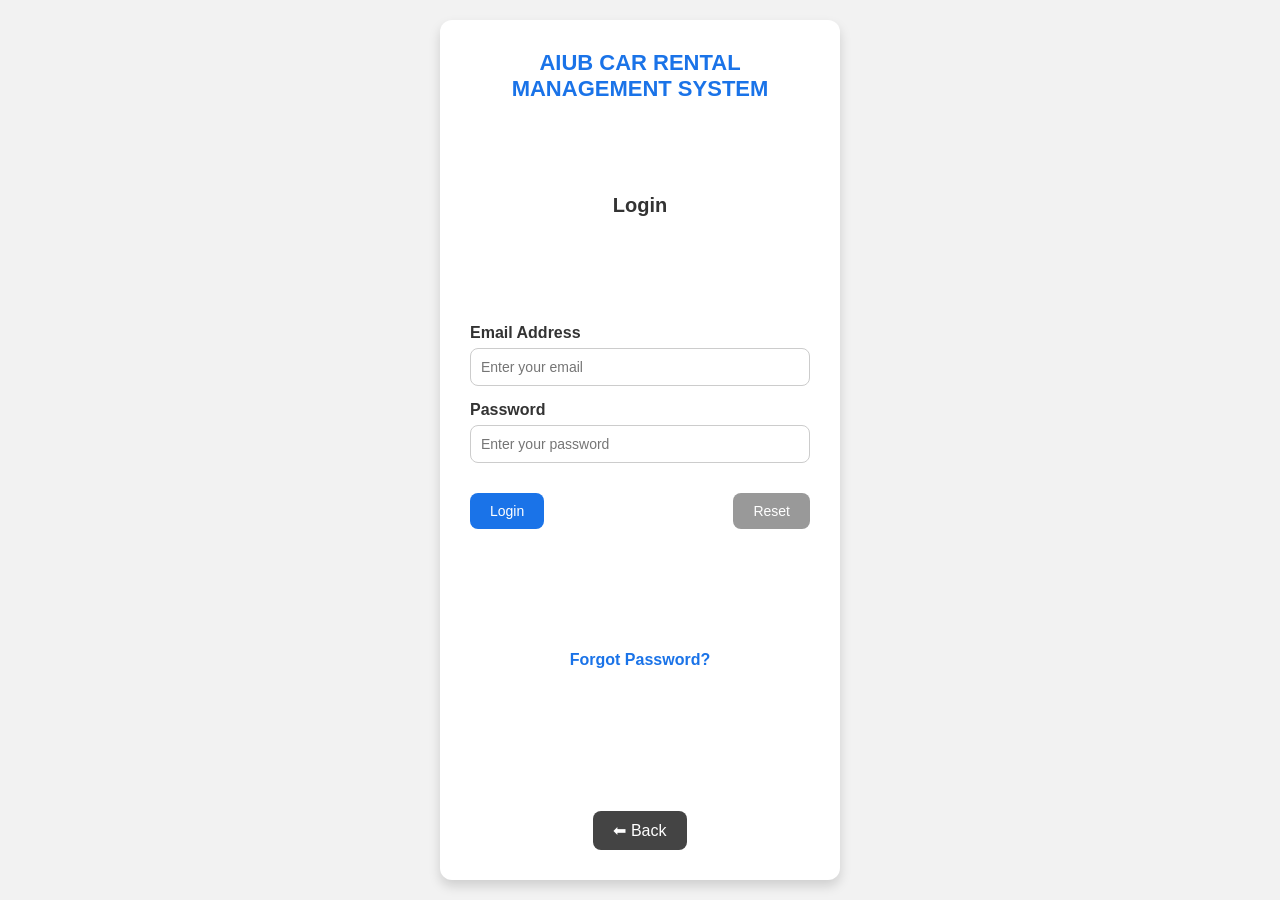
<file: car driven system/loginpage.html>
<!DOCTYPE html>
<html lang="en">
<head>
  <meta charset="UTF-8">
  <meta name="viewport" content="width=device-width, initial-scale=1.0">
  <title>Login - AIUB Car Rental Management System</title>
  <link rel="stylesheet" href="log.css">
</head>
<body>
  <div class="container">
    <h1>AIUB CAR RENTAL MANAGEMENT SYSTEM</h1>
    <h2>Login</h2>
    
    <form action="#" method="post">
      <label for="email">Email Address</label>
      <input type="email" id="email" name="email" placeholder="Enter your email" required>

      <label for="password">Password</label>
      <input type="password" id="password" name="password" placeholder="Enter your password" required>

      <div class="form-buttons">
        <button type="submit">Login</button>
        <button type="reset">Reset</button>
      </div>
    </form>

    <!-- Forgot Password in middle of page -->
    <!-- Forgot Password in middle of page -->
<div class="forgot-password">
  <a href="forgotpassword.html">Forgot Password?</a>
</div>


    <!-- Back Button at the bottom -->
    <div class="back-btn">
      <a href="dashboard.html">⬅ Back</a>
    </div>
  </div>
</body>
</html>
</file>
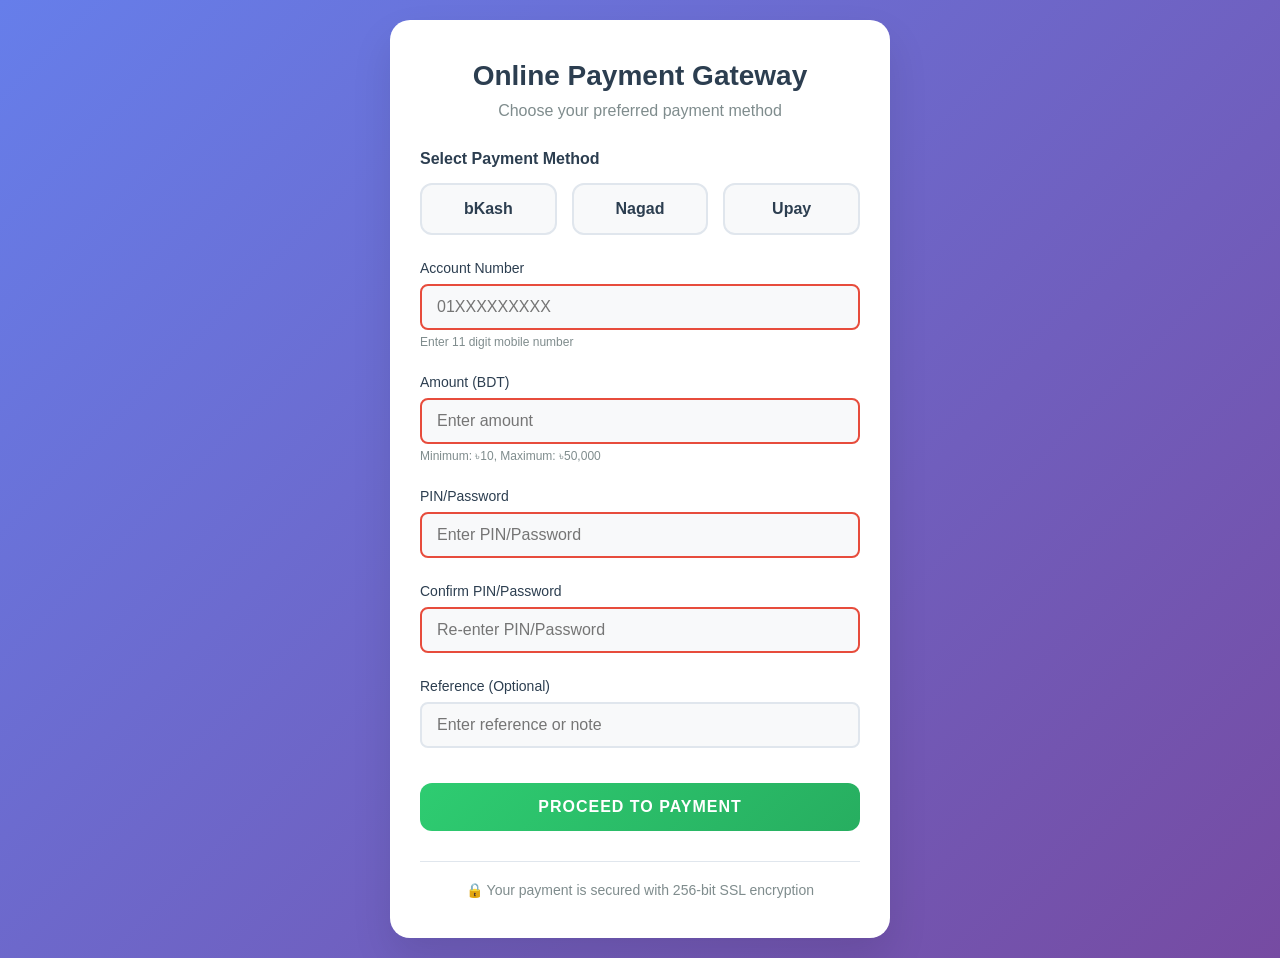
<file: car driven system/onlinepayment.html>
<!DOCTYPE html>
<html lang="en">
<head>
    <meta charset="UTF-8">
    <meta name="viewport" content="width=device-width, initial-scale=1.0">
    <title>Online Payment Gateway</title>
    <style>
        /* Reset and Base Styles */
        * {
            margin: 0;
            padding: 0;
            box-sizing: border-box;
        }

        body {
            font-family: 'Segoe UI', Tahoma, Geneva, Verdana, sans-serif;
            background: linear-gradient(135deg, #667eea 0%, #764ba2 100%);
            min-height: 100vh;
            padding: 20px;
            display: flex;
            align-items: center;
            justify-content: center;
        }

        .container {
            width: 100%;
            max-width: 500px;
        }

        .payment-form {
            background: white;
            border-radius: 20px;
            padding: 40px 30px;
            box-shadow: 0 20px 40px rgba(0, 0, 0, 0.1);
            backdrop-filter: blur(10px);
        }

        h1 {
            text-align: center;
            color: #2c3e50;
            margin-bottom: 10px;
            font-size: 28px;
            font-weight: 700;
        }

        .subtitle {
            text-align: center;
            color: #7f8c8d;
            margin-bottom: 30px;
            font-size: 16px;
        }

        /* Form Groups */
        .form-group {
            margin-bottom: 25px;
        }

        .main-label {
            display: block;
            font-weight: 600;
            color: #2c3e50;
            margin-bottom: 15px;
            font-size: 16px;
        }

        .input-label {
            display: block;
            font-weight: 500;
            color: #2c3e50;
            margin-bottom: 8px;
            font-size: 14px;
        }

        /* Radio Button Styles */
        .radio-group {
            display: flex;
            gap: 15px;
            flex-wrap: wrap;
        }

        .radio-option {
            flex: 1;
            min-width: 120px;
        }

        .radio-option input[type="radio"] {
            display: none;
        }

        .radio-label {
            cursor: pointer;
            display: block;
        }

        .payment-option {
            padding: 15px;
            border: 2px solid #e0e6ed;
            border-radius: 12px;
            text-align: center;
            transition: all 0.3s ease;
            background: #f8f9fa;
            position: relative;
        }

        .payment-option:hover {
            border-color: #3498db;
            transform: translateY(-2px);
            box-shadow: 0 5px 15px rgba(52, 152, 219, 0.2);
        }

        .radio-option input[type="radio"]:checked + .radio-label .payment-option {
            border-color: #2ecc71;
            background: #e8f5e8;
            transform: translateY(-2px);
            box-shadow: 0 5px 15px rgba(46, 204, 113, 0.3);
        }

        .payment-logo {
            font-weight: bold;
            font-size: 16px;
            color: #2c3e50;
        }

        /* Payment Method Specific Colors */
        .bkash {
            position: relative;
        }

        .radio-option input[type="radio"]:checked + .radio-label .bkash {
            background: linear-gradient(135deg, #e91e63, #f06292);
            color: white;
        }

        .radio-option input[type="radio"]:checked + .radio-label .nagad {
            background: linear-gradient(135deg, #ff5722, #ff8a50);
            color: white;
        }

        .radio-option input[type="radio"]:checked + .radio-label .upay {
            background: linear-gradient(135deg, #9c27b0, #ba68c8);
            color: white;
        }

        /* Input Styles */
        input[type="tel"],
        input[type="number"],
        input[type="password"],
        input[type="text"] {
            width: 100%;
            padding: 12px 15px;
            border: 2px solid #e0e6ed;
            border-radius: 8px;
            font-size: 16px;
            transition: all 0.3s ease;
            background: #f8f9fa;
        }

        input[type="tel"]:focus,
        input[type="number"]:focus,
        input[type="password"]:focus,
        input[type="text"]:focus {
            outline: none;
            border-color: #3498db;
            background: white;
            box-shadow: 0 0 0 3px rgba(52, 152, 219, 0.1);
        }

        input:invalid {
            border-color: #e74c3c;
        }

        /* Help Text */
        .help-text {
            display: block;
            color: #7f8c8d;
            font-size: 12px;
            margin-top: 5px;
        }

        .error-message {
            display: block;
            color: #e74c3c;
            font-size: 12px;
            margin-top: 5px;
        }

        /* Submit Button */
        .submit-btn {
            width: 100%;
            padding: 15px;
            background: linear-gradient(135deg, #2ecc71, #27ae60);
            color: white;
            border: none;
            border-radius: 12px;
            font-size: 16px;
            font-weight: 600;
            cursor: pointer;
            transition: all 0.3s ease;
            text-transform: uppercase;
            letter-spacing: 1px;
            margin-top: 10px;
        }

        .submit-btn:hover {
            background: linear-gradient(135deg, #27ae60, #229954);
            transform: translateY(-2px);
            box-shadow: 0 10px 25px rgba(46, 204, 113, 0.3);
        }

        .submit-btn:active {
            transform: translateY(0);
        }

        .submit-btn:disabled {
            background: #95a5a6;
            cursor: not-allowed;
            transform: none;
            box-shadow: none;
        }

        /* Footer Info */
        .footer-info {
            text-align: center;
            margin-top: 30px;
            padding-top: 20px;
            border-top: 1px solid #e0e6ed;
        }

        .footer-info p {
            color: #7f8c8d;
            font-size: 14px;
        }

        /* Responsive Design */
        @media (max-width: 600px) {
            body {
                padding: 10px;
            }
            
            .payment-form {
                padding: 25px 20px;
            }
            
            .radio-group {
                flex-direction: column;
            }
            
            .radio-option {
                min-width: 100%;
            }
            
            h1 {
                font-size: 24px;
            }
        }

        /* Animation for form appearance */
        @keyframes slideUp {
            from {
                opacity: 0;
                transform: translateY(30px);
            }
            to {
                opacity: 1;
                transform: translateY(0);
            }
        }

        .payment-form {
            animation: slideUp 0.6s ease;
        }
    </style>
</head>
<body>
    <div class="container">
        <div class="payment-form">
            <h1>Online Payment Gateway</h1>
            <p class="subtitle">Choose your preferred payment method</p>
            
            <form id="paymentForm">
                <!-- Payment Method Selection -->
                <div class="form-group">
                    <label class="main-label">Select Payment Method</label>
                    <div class="radio-group">
                        <div class="radio-option">
                            <input type="radio" id="bkash" name="paymentMethod" value="bkash" required>
                            <label for="bkash" class="radio-label">
                                <div class="payment-option bkash">
                                    <span class="payment-logo">bKash</span>
                                </div>
                            </label>
                        </div>
                        
                        <div class="radio-option">
                            <input type="radio" id="nagad" name="paymentMethod" value="nagad" required>
                            <label for="nagad" class="radio-label">
                                <div class="payment-option nagad">
                                    <span class="payment-logo">Nagad</span>
                                </div>
                            </label>
                        </div>
                        
                        <div class="radio-option">
                            <input type="radio" id="upay" name="paymentMethod" value="upay" required>
                            <label for="upay" class="radio-label">
                                <div class="payment-option upay">
                                    <span class="payment-logo">Upay</span>
                                </div>
                            </label>
                        </div>
                    </div>
                </div>

                <!-- Phone Number -->
                <div class="form-group">
                    <label for="phoneNumber" class="input-label">Account  Number</label>
                    <input 
                        type="tel" 
                        id="phoneNumber" 
                        name="phoneNumber" 
                        placeholder="01XXXXXXXXX"
                        pattern="[0-9]{11}"
                        maxlength="11"
                        required
                    >
                    <small class="help-text">Enter 11 digit mobile number</small>
                </div>

                <!-- Amount -->
                <div class="form-group">
                    <label for="amount" class="input-label">Amount (BDT)</label>
                    <input 
                        type="number" 
                        id="amount" 
                        name="amount" 
                        placeholder="Enter amount"
                        min="10"
                        max="50000"
                        required
                    >
                    <small class="help-text">Minimum: ৳10, Maximum: ৳50,000</small>
                </div>

                <!-- Password -->
                <div class="form-group">
                    <label for="password" class="input-label">PIN/Password</label>
                    <input 
                        type="password" 
                        id="password" 
                        name="password" 
                        placeholder="Enter PIN/Password"
                        required
                    >
                </div>

                <!-- Confirm Password -->
                <div class="form-group">
                    <label for="confirmPassword" class="input-label">Confirm PIN/Password</label>
                    <input 
                        type="password" 
                        id="confirmPassword" 
                        name="confirmPassword" 
                        placeholder="Re-enter PIN/Password"
                        required
                    >
                    <small class="error-message" id="passwordError" style="display: none;">Passwords do not match</small>
                </div>

                <!-- Reference -->
                <div class="form-group">
                    <label for="reference" class="input-label">Reference (Optional)</label>
                    <input 
                        type="text" 
                        id="reference" 
                        name="reference" 
                        placeholder="Enter reference or note"
                        maxlength="50"
                    >
                </div>

                <!-- Submit Button -->
                <button type="submit" class="submit-btn">
                    <span class="btn-text">Proceed to Payment</span>
                </button>
            </form>

            <div class="footer-info">
                <p>🔒 Your payment is secured with 256-bit SSL encryption</p>
            </div>
        </div>
    </div>

    <script>
        const form = document.getElementById('paymentForm');
        const phoneInput = document.getElementById('phoneNumber');
        const passwordInput = document.getElementById('password');
        const confirmPasswordInput = document.getElementById('confirmPassword');
        const passwordError = document.getElementById('passwordError');

        // Phone number validation
        phoneInput.addEventListener('input', function(e) {
            e.target.value = e.target.value.replace(/\D/g, '');
            if (e.target.value.length > 11) {
                e.target.value = e.target.value.slice(0, 11);
            }
        });

        // Password confirmation validation
        function validatePasswords() {
            if (confirmPasswordInput.value && passwordInput.value !== confirmPasswordInput.value) {
                passwordError.style.display = 'block';
                confirmPasswordInput.style.borderColor = '#e74c3c';
                return false;
            } else {
                passwordError.style.display = 'none';
                confirmPasswordInput.style.borderColor = '#ddd';
                return true;
            }
        }

        confirmPasswordInput.addEventListener('input', validatePasswords);
        passwordInput.addEventListener('input', validatePasswords);

        // Form submission
        form.addEventListener('submit', function(e) {
            e.preventDefault();
            
            if (!validatePasswords()) {
                return;
            }

            // Basic form validation
            const phoneNumber = phoneInput.value;
            if (phoneNumber.length !== 11) {
                alert('Please enter a valid 11-digit phone number');
                return;
            }

            const selectedMethod = document.querySelector('input[name="paymentMethod"]:checked');
            if (!selectedMethod) {
                alert('Please select a payment method');
                return;
            }

            // Simulate form submission
            const submitBtn = document.querySelector('.submit-btn');
            submitBtn.innerHTML = '<span class="btn-text">Processing...</span>';
            submitBtn.disabled = true;

            setTimeout(() => {
                alert(`Payment initiated via ${selectedMethod.value.toUpperCase()}\nPhone: ${phoneNumber}\nAmount: ৳${document.getElementById('amount').value}`);
                submitBtn.innerHTML = '<span class="btn-text">Proceed to Payment</span>';
                submitBtn.disabled = false;
            }, 2000);
        });
    </script>
</body>
</html>
</file>
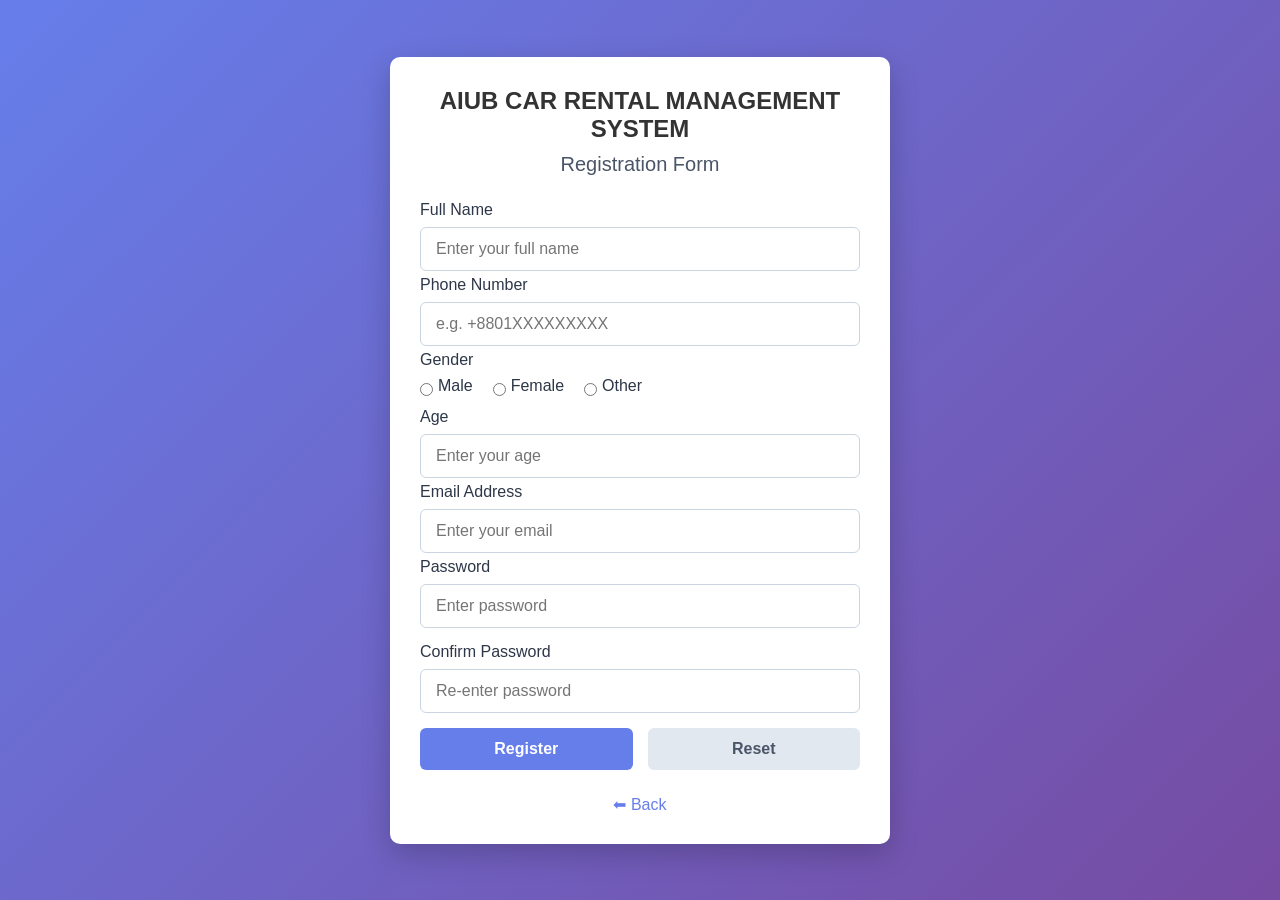
<file: car driven system/registration.html>
<!DOCTYPE html>
<html lang="en">
<head>
  <meta charset="UTF-8">
  <meta name="viewport" content="width=device-width, initial-scale=1.0">
  <title>Registration - AIUB Car Rental Management System</title>
  <link rel="stylesheet" href="regi.css">
</head>
<body>
  <div class="container">
    <h1>AIUB CAR RENTAL MANAGEMENT SYSTEM</h1>
    <h2>Registration Form</h2>
    
    <form id="registrationForm" action="#" method="post">
      <label for="name">Full Name</label>
      <input type="text" id="name" name="name" placeholder="Enter your full name" required>
      <div id="nameError" class="error"></div>

      <label for="phone">Phone Number</label>
      <input type="tel" id="phone" name="phone" placeholder="e.g. +8801XXXXXXXXX" required>
      <div id="phoneError" class="error"></div>

      <label>Gender</label>
      <div class="gender-options">
        <div>
          <input type="radio" id="male" name="gender" value="male" required>
          <label for="male">Male</label>
        </div>
        <div>
          <input type="radio" id="female" name="gender" value="female">
          <label for="female">Female</label>
        </div>
        <div>
          <input type="radio" id="other" name="gender" value="other">
          <label for="other">Other</label>
        </div>
      </div>
      <div id="genderError" class="error"></div>

      <label for="age">Age</label>
      <input type="number" id="age" name="age" min="18" max="100" placeholder="Enter your age" required>
      <div id="ageError" class="error"></div>

      <label for="email">Email Address</label>
      <input type="email" id="email" name="email" placeholder="Enter your email" required>
      <div id="emailError" class="error"></div>

      <label for="password">Password</label>
      <input type="password" id="password" name="password" placeholder="Enter password" required>
      <div id="passwordError" class="error"></div>
      <div class="requirements"></div>

      <label for="confirm-password">Confirm Password</label>
      <input type="password" id="confirm-password" name="confirm-password" placeholder="Re-enter password" required>
      <div id="confirmPasswordError" class="error"></div>

      <div class="form-buttons">
        <button type="submit">Register</button>
        <button type="reset">Reset</button>
      </div>
    </form>

    <div class="back-btn">
      <a href="dashboard.html">⬅ Back</a>
    </div>
  </div>

  <script src="script.js"></script>
</body>
</html>
</file>
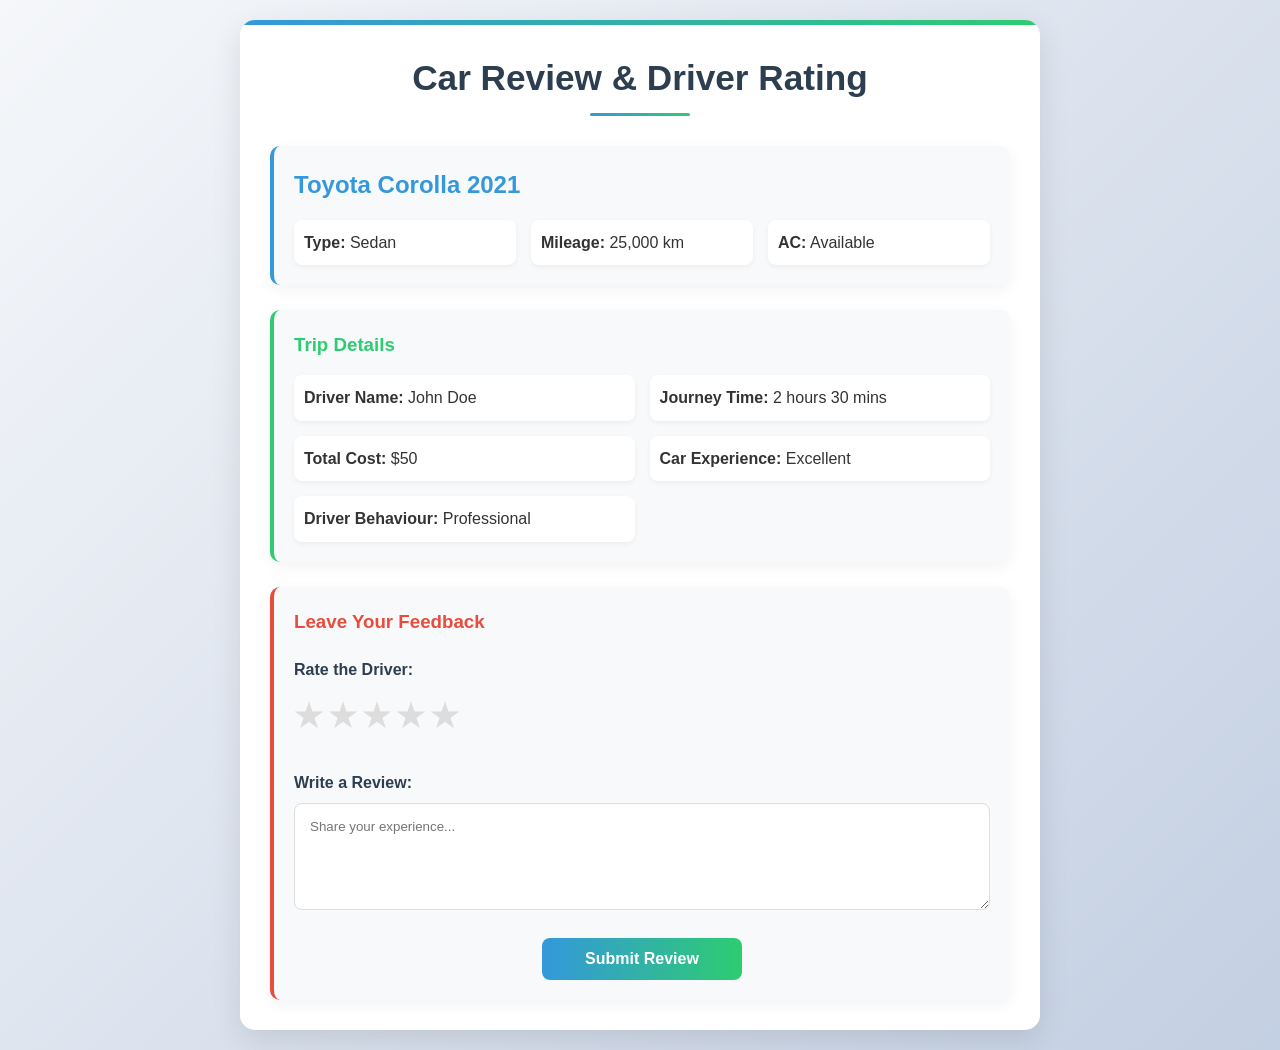
<file: car driven system/reviewcar.html>
<!DOCTYPE html>
<html lang="en">
<head>
  <meta charset="UTF-8">
  <meta name="viewport" content="width=device-width, initial-scale=1.0">
  <title>Car Review & Driver Rating</title>
  <style>
    /* CSS will be embedded here */
    * {
      margin: 0;
      padding: 0;
      box-sizing: border-box;
    }

    body {
      font-family: 'Segoe UI', Tahoma, Geneva, Verdana, sans-serif;
      background: linear-gradient(135deg, #f5f7fa 0%, #c3cfe2 100%);
      color: #333;
      line-height: 1.6;
      min-height: 100vh;
      padding: 20px;
      display: flex;
      justify-content: center;
      align-items: center;
    }

    .container {
      max-width: 800px;
      width: 100%;
      background: white;
      border-radius: 15px;
      box-shadow: 0 10px 30px rgba(0, 0, 0, 0.1);
      padding: 30px;
      position: relative;
      overflow: hidden;
    }

    .container::before {
      content: "";
      position: absolute;
      top: 0;
      left: 0;
      right: 0;
      height: 5px;
      background: linear-gradient(90deg, #3498db, #2ecc71);
    }

    h1 {
      text-align: center;
      color: #2c3e50;
      margin-bottom: 30px;
      font-size: 2.2rem;
      position: relative;
      padding-bottom: 10px;
    }

    h1::after {
      content: "";
      position: absolute;
      bottom: 0;
      left: 50%;
      transform: translateX(-50%);
      width: 100px;
      height: 3px;
      background: linear-gradient(90deg, #3498db, #2ecc71);
      border-radius: 3px;
    }

    h2, h3 {
      color: #2c3e50;
      margin-bottom: 15px;
    }

    .car-card {
      background: #f8f9fa;
      border-radius: 10px;
      padding: 20px;
      margin-bottom: 25px;
      box-shadow: 0 5px 15px rgba(0, 0, 0, 0.05);
      border-left: 4px solid #3498db;
    }

    .car-info h2 {
      color: #3498db;
      margin-bottom: 15px;
    }

    .car-details {
      display: grid;
      grid-template-columns: repeat(auto-fit, minmax(200px, 1fr));
      gap: 15px;
    }

    .car-details p {
      padding: 10px;
      background: white;
      border-radius: 8px;
      box-shadow: 0 2px 5px rgba(0, 0, 0, 0.05);
    }

    .trip-info {
      background: #f8f9fa;
      border-radius: 10px;
      padding: 20px;
      margin-bottom: 25px;
      box-shadow: 0 5px 15px rgba(0, 0, 0, 0.05);
      border-left: 4px solid #2ecc71;
    }

    .trip-info h3 {
      color: #2ecc71;
    }

    .trip-details {
      display: grid;
      grid-template-columns: repeat(auto-fit, minmax(250px, 1fr));
      gap: 15px;
    }

    .trip-details p {
      padding: 10px;
      background: white;
      border-radius: 8px;
      box-shadow: 0 2px 5px rgba(0, 0, 0, 0.05);
    }

    .review-form {
      background: #f8f9fa;
      border-radius: 10px;
      padding: 20px;
      box-shadow: 0 5px 15px rgba(0, 0, 0, 0.05);
      border-left: 4px solid #e74c3c;
    }

    .review-form h3 {
      color: #e74c3c;
      margin-bottom: 20px;
    }

    .review-form label {
      display: block;
      margin-bottom: 8px;
      font-weight: 600;
      color: #2c3e50;
    }

    .rating {
      display: flex;
      flex-direction: row-reverse;
      justify-content: flex-end;
      margin-bottom: 20px;
    }

    .rating input {
      display: none;
    }

    .rating label {
      font-size: 2rem;
      color: #ddd;
      cursor: pointer;
      transition: color 0.2s;
      margin-right: 5px;
    }

    .rating label:hover,
    .rating label:hover ~ label,
    .rating input:checked ~ label {
      color: #f1c40f;
    }

    textarea {
      width: 100%;
      padding: 15px;
      border: 1px solid #ddd;
      border-radius: 8px;
      margin-bottom: 20px;
      font-family: inherit;
      resize: vertical;
      transition: border-color 0.3s;
    }

    textarea:focus {
      outline: none;
      border-color: #3498db;
      box-shadow: 0 0 0 2px rgba(52, 152, 219, 0.2);
    }

    button {
      background: linear-gradient(90deg, #3498db, #2ecc71);
      color: white;
      border: none;
      padding: 12px 25px;
      border-radius: 8px;
      cursor: pointer;
      font-size: 1rem;
      font-weight: 600;
      transition: transform 0.2s, box-shadow 0.2s;
      display: block;
      margin: 0 auto;
      width: 200px;
    }

    button:hover {
      transform: translateY(-2px);
      box-shadow: 0 5px 15px rgba(0, 0, 0, 0.1);
    }

    button:active {
      transform: translateY(0);
    }

    /* Responsive design */
    @media (max-width: 768px) {
      .container {
        padding: 20px;
      }
      
      h1 {
        font-size: 1.8rem;
      }
      
      .car-details,
      .trip-details {
        grid-template-columns: 1fr;
      }
    }
  </style>
</head>
<body>

  <div class="container">
    <h1>Car Review & Driver Rating</h1>

    <!-- Car Information -->
    <div class="car-card">
      <div class="car-info">
        <h2>Toyota Corolla 2021</h2>
        <div class="car-details">
          <p><strong>Type:</strong> Sedan</p>
          <p><strong>Mileage:</strong> 25,000 km</p>
          <p><strong>AC:</strong> Available</p>
        </div>
      </div>
    </div>

    <!-- Journey & Driver Details (Fixed Info) -->
    <div class="trip-info">
      <h3>Trip Details</h3>
      <div class="trip-details">
        <p><strong>Driver Name:</strong> John Doe</p>
        <p><strong>Journey Time:</strong> 2 hours 30 mins</p>
        <p><strong>Total Cost:</strong> $50</p>
        <p><strong>Car Experience:</strong> Excellent</p>
        <p><strong>Driver Behaviour:</strong> Professional</p>
      </div>
    </div>

    <form class="review-form">
      <h3>Leave Your Feedback</h3>

      <label for="rating">Rate the Driver:</label>
      <div class="rating">
        <input type="radio" name="star" id="star5"><label for="star5">★</label>
        <input type="radio" name="star" id="star4"><label for="star4">★</label>
        <input type="radio" name="star" id="star3"><label for="star3">★</label>
        <input type="radio" name="star" id="star2"><label for="star2">★</label>
        <input type="radio" name="star" id="star1"><label for="star1">★</label>
      </div>

      <label for="review">Write a Review:</label>
      <textarea id="review" rows="5" placeholder="Share your experience..."></textarea>

      <!-- Submit -->
      <button type="submit">Submit Review</button>
    </form>

  </div>

</body>
</html>
</file>
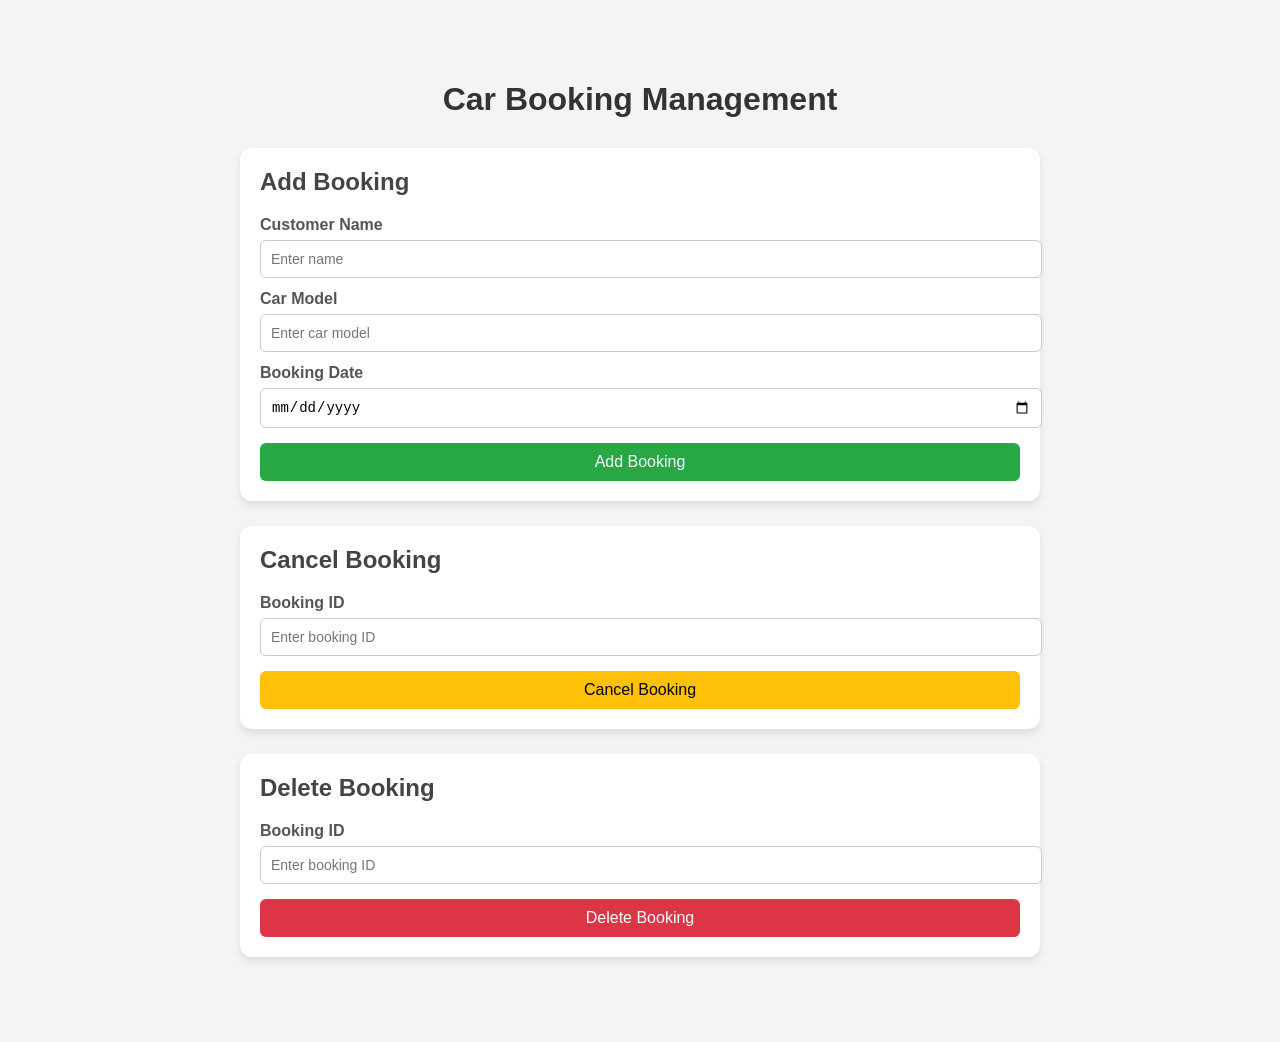
<file: car driven system/view/addordeletecar.html>
<!DOCTYPE html>
<html lang="en">
<head>
  <meta charset="UTF-8">
  <title>Car Booking Management</title>
  <link rel="stylesheet" href="addordelete.css">
</head>
<body>
  <div class="container">
    <h1>Car Booking Management</h1>

    <!-- Add Booking Section -->
    <div class="card">
      <h2>Add Booking</h2>
      <form>
        <label for="customerName">Customer Name</label>
        <input type="text" id="customerName" placeholder="Enter name" required>

        <label for="carModel">Car Model</label>
        <input type="text" id="carModel" placeholder="Enter car model" required>

        <label for="date">Booking Date</label>
        <input type="date" id="date" required>

        <button type="submit" class="btn add">Add Booking</button>
      </form>
    </div>

    <!-- Cancel Booking Section -->
    <div class="card">
      <h2>Cancel Booking</h2>
      <form>
        <label for="cancelId">Booking ID</label>
        <input type="text" id="cancelId" placeholder="Enter booking ID" required>

        <button type="submit" class="btn cancel">Cancel Booking</button>
      </form>
    </div>

    <!-- Delete Booking Section -->
    <div class="card">
      <h2>Delete Booking</h2>
      <form>
        <label for="deleteId">Booking ID</label>
        <input type="text" id="deleteId" placeholder="Enter booking ID" required>

        <button type="submit" class="btn delete">Delete Booking</button>
      </form>
    </div>
  </div>
</body>
</html>
</file>
<file: car driven system/bookcar.css>
* {
  margin: 0;
  padding: 0;
  box-sizing: border-box;
  font-family: "Segoe UI", sans-serif;
}

body {
  background: #f4f6f9;
  padding: 20px;
}

.page-container {
  max-width: 1000px;
  margin: 0 auto;
}

header {
  text-align: center;
  margin-bottom: 30px;
}

header h1 {
  color: #2c3e50;
  font-size: 26px;
  margin-bottom: 10px;
}

header .back-dashboard {
  text-decoration: none;
  background: #7f8c8d;
  color: white;
  padding: 10px 20px;
  border-radius: 8px;
  transition: 0.3s;
}

header .back-dashboard:hover {
  background: #606e73;
}

.vehicle-list {
  display: grid;
  grid-template-columns: repeat(auto-fit, minmax(300px, 1fr));
  gap: 20px;
}

.vehicle-card {
  background: #fff;
  padding: 20px;
  border-radius: 14px;
  box-shadow: 0 4px 15px rgba(0,0,0,0.1);
  transition: 0.3s;
}

.vehicle-card:hover {
  box-shadow: 0 6px 20px rgba(0,0,0,0.15);
}

.vehicle-card h2 {
  margin-bottom: 12px;
  color: #3498db;
}

.vehicle-card p {
  margin: 4px 0;
  color: #555;
  font-size: 14px;
}

.card-buttons {
  display: flex;
  justify-content: space-between;
  margin-top: 12px;
}

.card-buttons button {
  flex: 1;
  padding: 10px;
  margin: 4px;
  border: none;
  border-radius: 8px;
  cursor: pointer;
  font-weight: 600;
  transition: 0.3s;
}

.card-buttons button:first-child {
  background: #27ae60; /* Book Vehicle */
  color: white;
}

.card-buttons button:first-child:hover {
  background: #1e8449;
}

.card-buttons button:last-child {
  background: #3498db; /* Chat with Driver */
  color: white;
}

.card-buttons button:last-child:hover {
  background: #2980b9;
}
</file>
<file: car driven system/browsecar.css>
/* General Reset */
* {
  margin: 0;
  padding: 0;
  box-sizing: border-box;
  font-family: "Segoe UI", sans-serif;
}

body {
  background: linear-gradient(135deg, #74ebd5 0%, #9face6 100%);
  display: flex;
  justify-content: center;
  align-items: center;
  min-height: 100vh;
  padding: 20px;
}

.form-card {
  background: #fff;
  width: 100%;
  max-width: 480px;
  border-radius: 16px;
  box-shadow: 0 6px 20px rgba(0,0,0,0.15);
  padding: 30px;
  text-align: center;
}

.form-card h1 {
  font-size: 24px;
  color: #2c3e50;
}

.subtitle {
  font-size: 14px;
  color: #777;
  margin-bottom: 20px;
}

.form-group {
  text-align: left;
  margin-bottom: 18px;
}

label {
  display: block;
  margin-bottom: 6px;
  font-weight: 600;
  color: #34495e;
  font-size: 14px;
}

input[type="text"] {
  width: 100%;
  padding: 12px;
  border: 1px solid #ddd;
  border-radius: 10px;
  font-size: 14px;
  outline: none;
  transition: 0.3s;
}

input[type="text"]:focus {
  border-color: #3498db;
  box-shadow: 0 0 5px rgba(52,152,219,0.3);
}

.radio-group {
  display: flex;
  gap: 15px;
  margin-top: 8px;
}

.radio-option {
  display: flex;
  align-items: center;
  background: #f4f6f9;
  padding: 10px 15px;
  border-radius: 10px;
  cursor: pointer;
  transition: 0.3s;
}

.radio-option:hover {
  background: #eaf1f9;
}

.radio-option input {
  margin-right: 8px;
  accent-color: #3498db;
}

.search-btn {
  width: 100%;
  margin-top: 15px;
  padding: 12px;
  font-size: 16px;
  font-weight: 600;
  border: none;
  border-radius: 10px;
  cursor: pointer;
  background: #3498db;
  color: white;
  transition: 0.3s;
}

.search-btn:hover {
  background: #2980b9;
}

.back-btn {
  margin-top: 20px;
}

.back-btn a {
  text-decoration: none;
  color: #fff;
  background: #7f8c8d;
  padding: 10px 20px;
  border-radius: 8px;
  transition: 0.3s;
  font-size: 14px;
}

.back-btn a:hover {
  background: #606e73;
}
</file>
<file: car driven system/car.css>
/* General Page Styling */
body {
  font-family: Arial, sans-serif;
  background: #f3f4f6;
  margin: 0;
  padding: 0;
}

.container {
  max-width: 800px;
  margin: 40px auto;
  padding: 20px;
}

h1 {
  text-align: center;
  color: #333;
  margin-bottom: 30px;
}

/* Card Layout */
.card {
  background: #fff;
  padding: 20px;
  margin-bottom: 25px;
  border-radius: 12px;
  box-shadow: 0 4px 8px rgba(0,0,0,0.1);
}

.card h2 {
  margin-top: 0;
  color: #444;
}

/* Form Styles */
label {
  display: block;
  margin-top: 12px;
  font-weight: bold;
  color: #555;
}

input {
  width: 100%;
  padding: 10px;
  margin-top: 6px;
  border: 1px solid #ccc;
  border-radius: 6px;
  font-size: 14px;
}

/* Buttons */
.btn {
  margin-top: 15px;
  padding: 10px 16px;
  border: none;
  border-radius: 6px;
  font-size: 16px;
  cursor: pointer;
  width: 100%;
  color: #fff;
}

.btn.add {
  background-color: #28a745;
}

.btn.cancel {
  background-color: #ffc107;
  color: #000;
}

.btn.delete {
  background-color: #dc3545;
}

.btn:hover {
  opacity: 0.9;
}
</file>
<file: car driven system/conformbooking.css>
* {
  margin: 0;
  padding: 0;
  box-sizing: border-box;
  font-family: "Segoe UI", sans-serif;
}

body {
  background: linear-gradient(135deg, #74ebd5 0%, #9face6 100%);
  display: flex;
  justify-content: center;
  align-items: center;
  min-height: 100vh;
  padding: 20px;
}

.booking-container {
  background: #fff;
  width: 100%;
  max-width: 500px;
  border-radius: 16px;
  box-shadow: 0 6px 20px rgba(0,0,0,0.15);
  padding: 30px;
  text-align: center;
}

.booking-container h1 {
  color: #2c3e50;
  margin-bottom: 10px;
}

.subtitle {
  color: #777;
  margin-bottom: 20px;
  font-size: 14px;
}

.booking-card {
  text-align: left;
  background: #f9f9f9;
  padding: 20px;
  border-radius: 14px;
}

.booking-card h2 {
  color: #3498db;
  margin: 15px 0 8px;
}

.booking-card p {
  margin: 4px 0;
  font-size: 14px;
  color: #555;
}

.payment-options {
  display: flex;
  gap: 20px;
  margin-top: 10px;
}

.payment-options label {
  display: flex;
  align-items: center;
  font-size: 14px;
  cursor: pointer;
  color: #34495e;
}

.payment-options input[type="radio"] {
  margin-right: 6px;
  accent-color: #3498db;
}

.booking-buttons {
  display: flex;
  justify-content: space-between;
  margin-top: 20px;
}

.booking-buttons button {
  flex: 1;
  padding: 12px;
  margin: 4px;
  font-size: 14px;
  font-weight: 600;
  border-radius: 10px;
  border: none;
  cursor: pointer;
  transition: 0.3s;
}

.confirm-btn {
  background: #27ae60;
  color: white;
}

.confirm-btn:hover {
  background: #1e8449;
}

.back-btn {
  background: #7f8c8d;
  color: white;
}

.back-btn:hover {
  background: #606e73;
}
</file>
<file: car driven system/dashboard.css>
/* General reset */
* {
  margin: 0;
  padding: 0;
  box-sizing: border-box;
}

/* Body styling */
body {
  font-family: Arial, sans-serif;
  background: #f2f2f2;
  color: #333;
  line-height: 1.6;
}

/* Container */
.container {
  max-width: 900px;
  margin: 0 auto;
  padding: 20px;
  background: #fff;
  box-shadow: 0 4px 8px rgba(0,0,0,0.1);
  border-radius: 12px;
}

/* Header */
header {
  text-align: center;
  margin-bottom: 20px;
}

header h1 {
  color: #1a73e8;
  font-size: 28px;
  margin-bottom: 10px;
}

header h2 {
  font-size: 18px;
  color: #444;
}

/* Account Section */
.account-section {
  text-align: center;
  margin: 25px 0;
}

.account-section .question {
  font-size: 20px;
  margin-bottom: 15px;
}

.buttons {
  display: flex;
  flex-direction: column;   /* ✅ Makes buttons stack vertically */
  align-items: center;
  gap: 15px;                /* space between buttons */
}

.btn {
  display: inline-block;
  text-decoration: none;
  background: #1a73e8;
  color: #fff;
  padding: 12px 25px;
  border-radius: 8px;
  transition: background 0.3s;
  width: 200px;             /* same button width */
  text-align: center;
}

.btn:hover {
  background: #0c52b5;
}

/* About Us */
.about {
  margin: 30px 0;
}

.about h3 {
  font-size: 22px;
  margin-bottom: 10px;
  color: #1a73e8;
}

.about p {
  font-size: 16px;
  text-align: justify;
}

/* Footer */
footer {
  text-align: center;
  padding: 15px;
  background: #1a73e8;
  color: #fff;
  border-radius: 8px;
}
</file>
<file: car driven system/log.css>
/* Reset */
* {
  margin: 0;
  padding: 0;
  box-sizing: border-box;
}

/* Body */
body {
  font-family: Arial, sans-serif;
  background: #f2f2f2;
  display: flex;
  justify-content: center;
  min-height: 100vh;
  padding: 20px 0;
}

/* Container */
.container {
  background: #fff;
  padding: 30px;
  border-radius: 12px;
  box-shadow: 0 6px 12px rgba(0,0,0,0.15);
  width: 100%;
  max-width: 400px;
  display: flex;
  flex-direction: column;
  justify-content: space-between;
}

/* Headings */
.container h1 {
  text-align: center;
  margin-bottom: 10px;
  color: #1a73e8;
  font-size: 22px;
}

.container h2 {
  text-align: center;
  margin-bottom: 25px;
  font-size: 20px;
  color: #333;
}

/* Form styling */
form label {
  display: block;
  margin-bottom: 6px;
  font-weight: bold;
  color: #333;
}

form input[type="email"],
form input[type="password"] {
  width: 100%;
  padding: 10px;
  margin-bottom: 15px;
  border: 1px solid #ccc;
  border-radius: 8px;
  font-size: 14px;
}

/* Form buttons */
.form-buttons {
  display: flex;
  justify-content: space-between;
  margin-top: 15px;
}

.form-buttons button {
  background: #1a73e8;
  color: #fff;
  padding: 10px 20px;
  border: none;
  border-radius: 8px;
  cursor: pointer;
  font-size: 14px;
  transition: background 0.3s;
}

.form-buttons button:hover {
  background: #0c52b5;
}

.form-buttons button[type="reset"] {
  background: #999;
}

.form-buttons button[type="reset"]:hover {
  background: #666;
}

/* Forgot Password - centered in middle */
.forgot-password {
  display: flex;
  justify-content: center;
  margin: 40px 0; /* spacing from form and back button */
}

.forgot-password a {
  text-decoration: none;
  color: #1a73e8;
  font-weight: bold;
  font-size: 16px;
  transition: color 0.3s;
}

.forgot-password a:hover {
  color: #0c52b5;
}

/* Back Button at the bottom */
.back-btn {
  text-align: center;
  margin-top: 20px;
}

.back-btn a {
  display: inline-block;
  text-decoration: none;
  color: #fff;
  background: #444;
  padding: 10px 20px;
  border-radius: 8px;
  transition: background 0.3s;
}

.back-btn a:hover {
  background: #222;
}
</file>
<file: car driven system/regi.css>
* {
  margin: 0;
  padding: 0;
  box-sizing: border-box;
  font-family: 'Segoe UI', Tahoma, Geneva, Verdana, sans-serif;
}

body {
  background: linear-gradient(135deg, #667eea 0%, #764ba2 100%);
  min-height: 100vh;
  display: flex;
  justify-content: center;
  align-items: center;
  padding: 20px;
}

.container {
  background-color: white;
  border-radius: 10px;
  box-shadow: 0 10px 30px rgba(0, 0, 0, 0.2);
  width: 100%;
  max-width: 500px;
  padding: 30px;
}

h1 {
  color: #333;
  text-align: center;
  margin-bottom: 10px;
  font-size: 24px;
}

h2 {
  color: #4a5568;
  text-align: center;
  margin-bottom: 25px;
  font-size: 20px;
  font-weight: 500;
}

form {
  display: flex;
  flex-direction: column;
}

label {
  margin-bottom: 8px;
  font-weight: 500;
  color: #2d3748;
}

input[type="text"],
input[type="tel"],
input[type="number"],
input[type="email"],
input[type="password"] {
  padding: 12px 15px;
  margin-bottom: 5px;
  border: 1px solid #cbd5e0;
  border-radius: 6px;
  font-size: 16px;
  transition: border-color 0.3s;
}

input:focus {
  outline: none;
  border-color: #667eea;
  box-shadow: 0 0 0 3px rgba(102, 126, 234, 0.2);
}

.gender-options {
  display: flex;
  gap: 20px;
  margin-bottom: 5px;
}

.gender-options div {
  display: flex;
  align-items: center;
  gap: 5px;
}

.form-buttons {
  display: flex;
  gap: 15px;
  margin-top: 10px;
}

button {
  flex: 1;
  padding: 12px;
  border: none;
  border-radius: 6px;
  font-size: 16px;
  font-weight: 600;
  cursor: pointer;
  transition: all 0.3s;
}

button[type="submit"] {
  background-color: #667eea;
  color: white;
}

button[type="submit"]:hover {
  background-color: #5a67d8;
}

button[type="reset"] {
  background-color: #e2e8f0;
  color: #4a5568;
}

button[type="reset"]:hover {
  background-color: #cbd5e0;
}

.back-btn {
  text-align: center;
  margin-top: 25px;
}

.back-btn a {
  color: #667eea;
  text-decoration: none;
  font-weight: 500;
  display: inline-flex;
  align-items: center;
  gap: 5px;
}

.back-btn a:hover {
  text-decoration: underline;
}

.error {
  color: #e53e3e;
  font-size: 14px;
  margin-top: -5px;
  margin-bottom: 15px;
  display: none;
}

.success {
  border-color: #38a169 !important;
}

.requirements {
  font-size: 14px;
  color: #718096;
  margin-top: -5px;
  margin-bottom: 15px;
}
</file>
<file: car driven system/view/addordelete.css>
/* General Page Styling */
body {
  font-family: Arial, sans-serif;
  background: #f3f4f6;
  margin: 0;
  padding: 0;
}

.container {
  max-width: 800px;
  margin: 40px auto;
  padding: 20px;
}

h1 {
  text-align: center;
  color: #333;
  margin-bottom: 30px;
}

/* Card Layout */
.card {
  background: #fff;
  padding: 20px;
  margin-bottom: 25px;
  border-radius: 12px;
  box-shadow: 0 4px 8px rgba(0,0,0,0.1);
}

.card h2 {
  margin-top: 0;
  color: #444;
}

/* Form Styles */
label {
  display: block;
  margin-top: 12px;
  font-weight: bold;
  color: #555;
}

input {
  width: 100%;
  padding: 10px;
  margin-top: 6px;
  border: 1px solid #ccc;
  border-radius: 6px;
  font-size: 14px;
}

/* Buttons */
.btn {
  margin-top: 15px;
  padding: 10px 16px;
  border: none;
  border-radius: 6px;
  font-size: 16px;
  cursor: pointer;
  width: 100%;
  color: #fff;
}

.btn.add {
  background-color: #28a745;
}

.btn.cancel {
  background-color: #ffc107;
  color: #000;
}

.btn.delete {
  background-color: #dc3545;
}

.btn:hover {
  opacity: 0.9;
}
</file>
